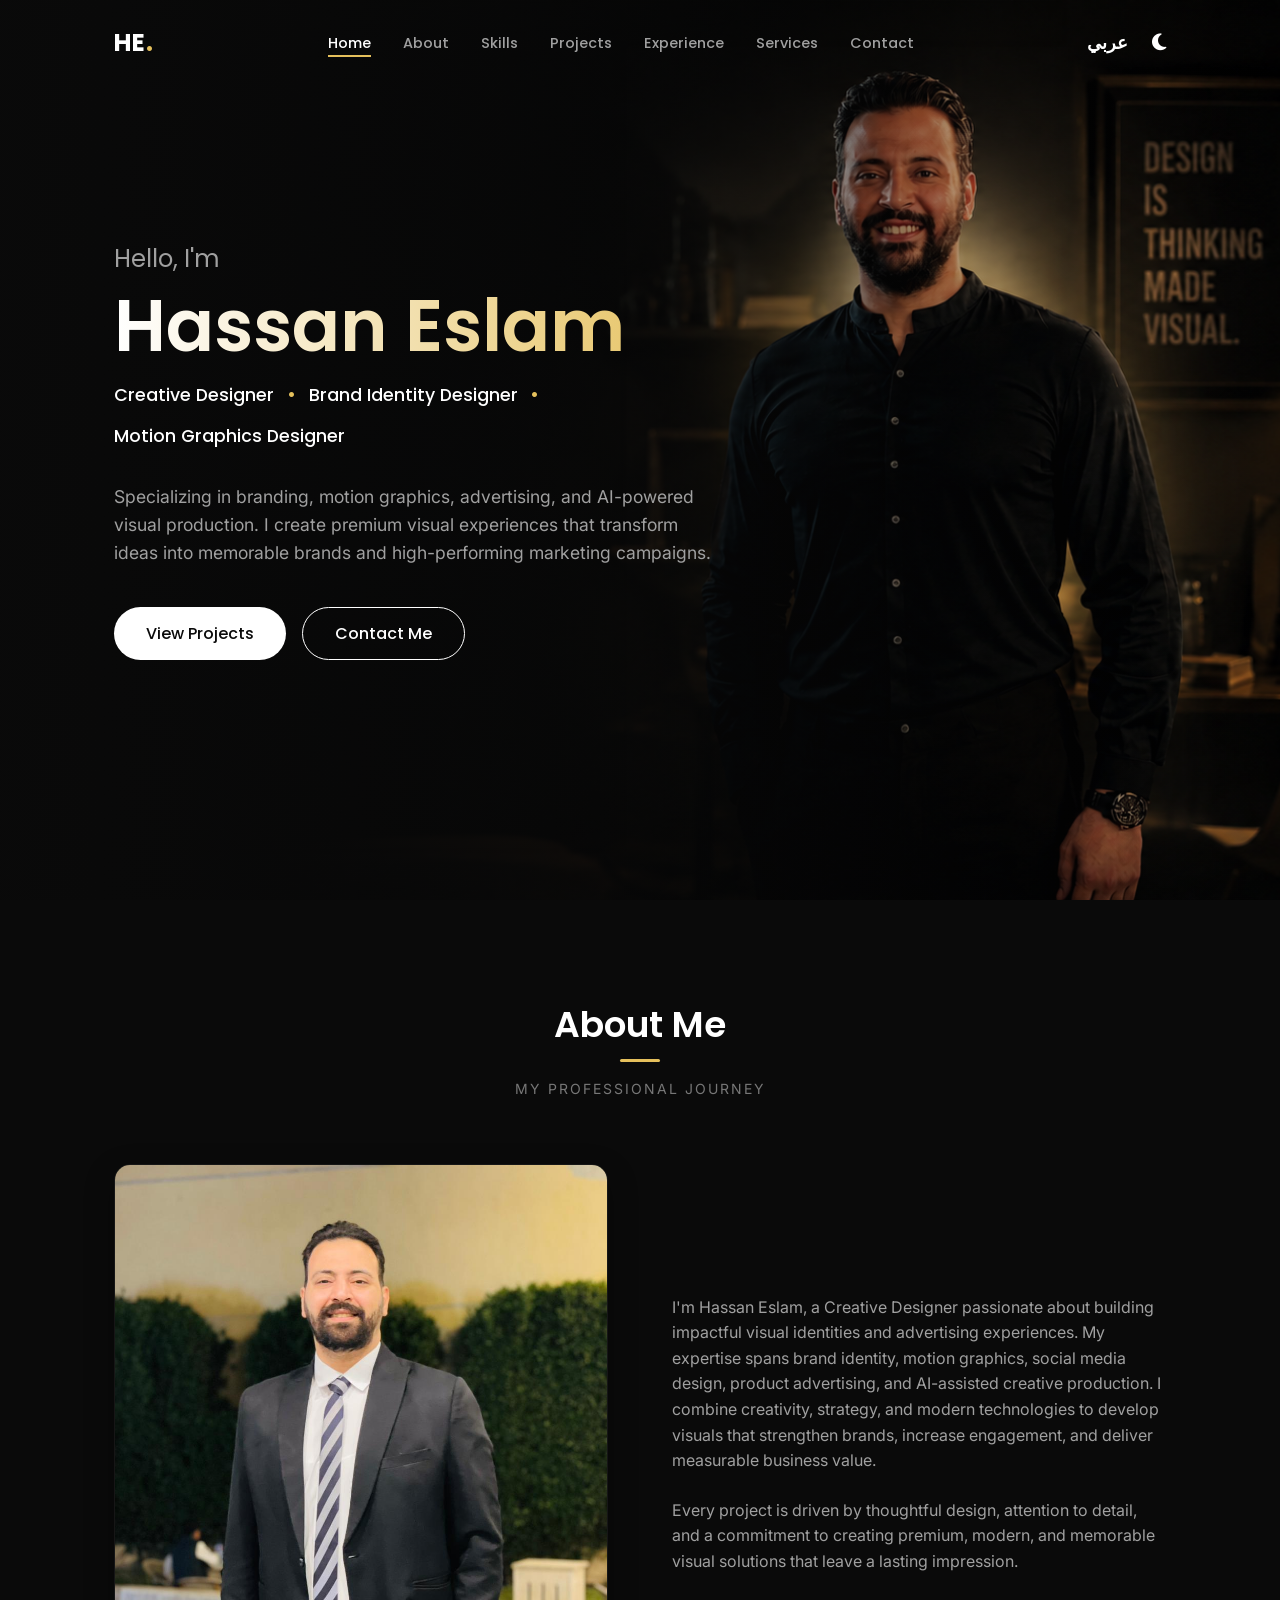
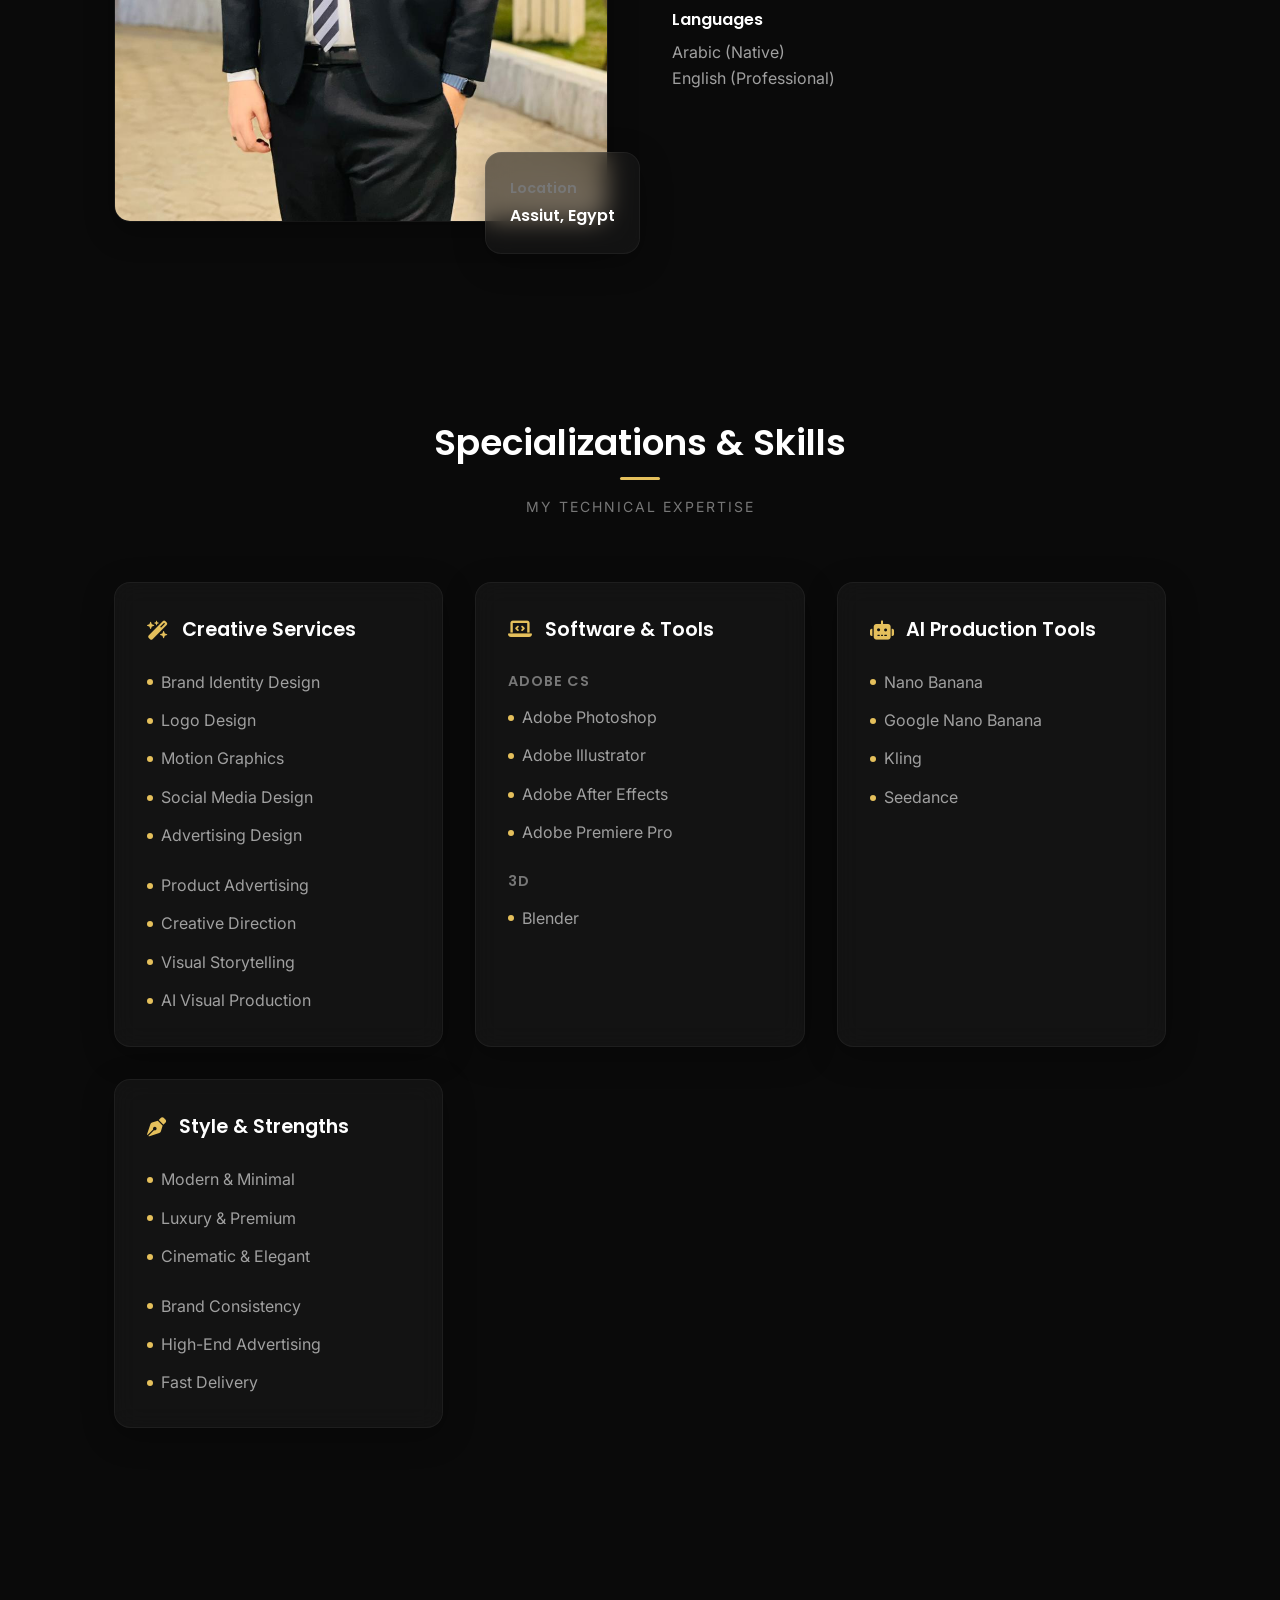
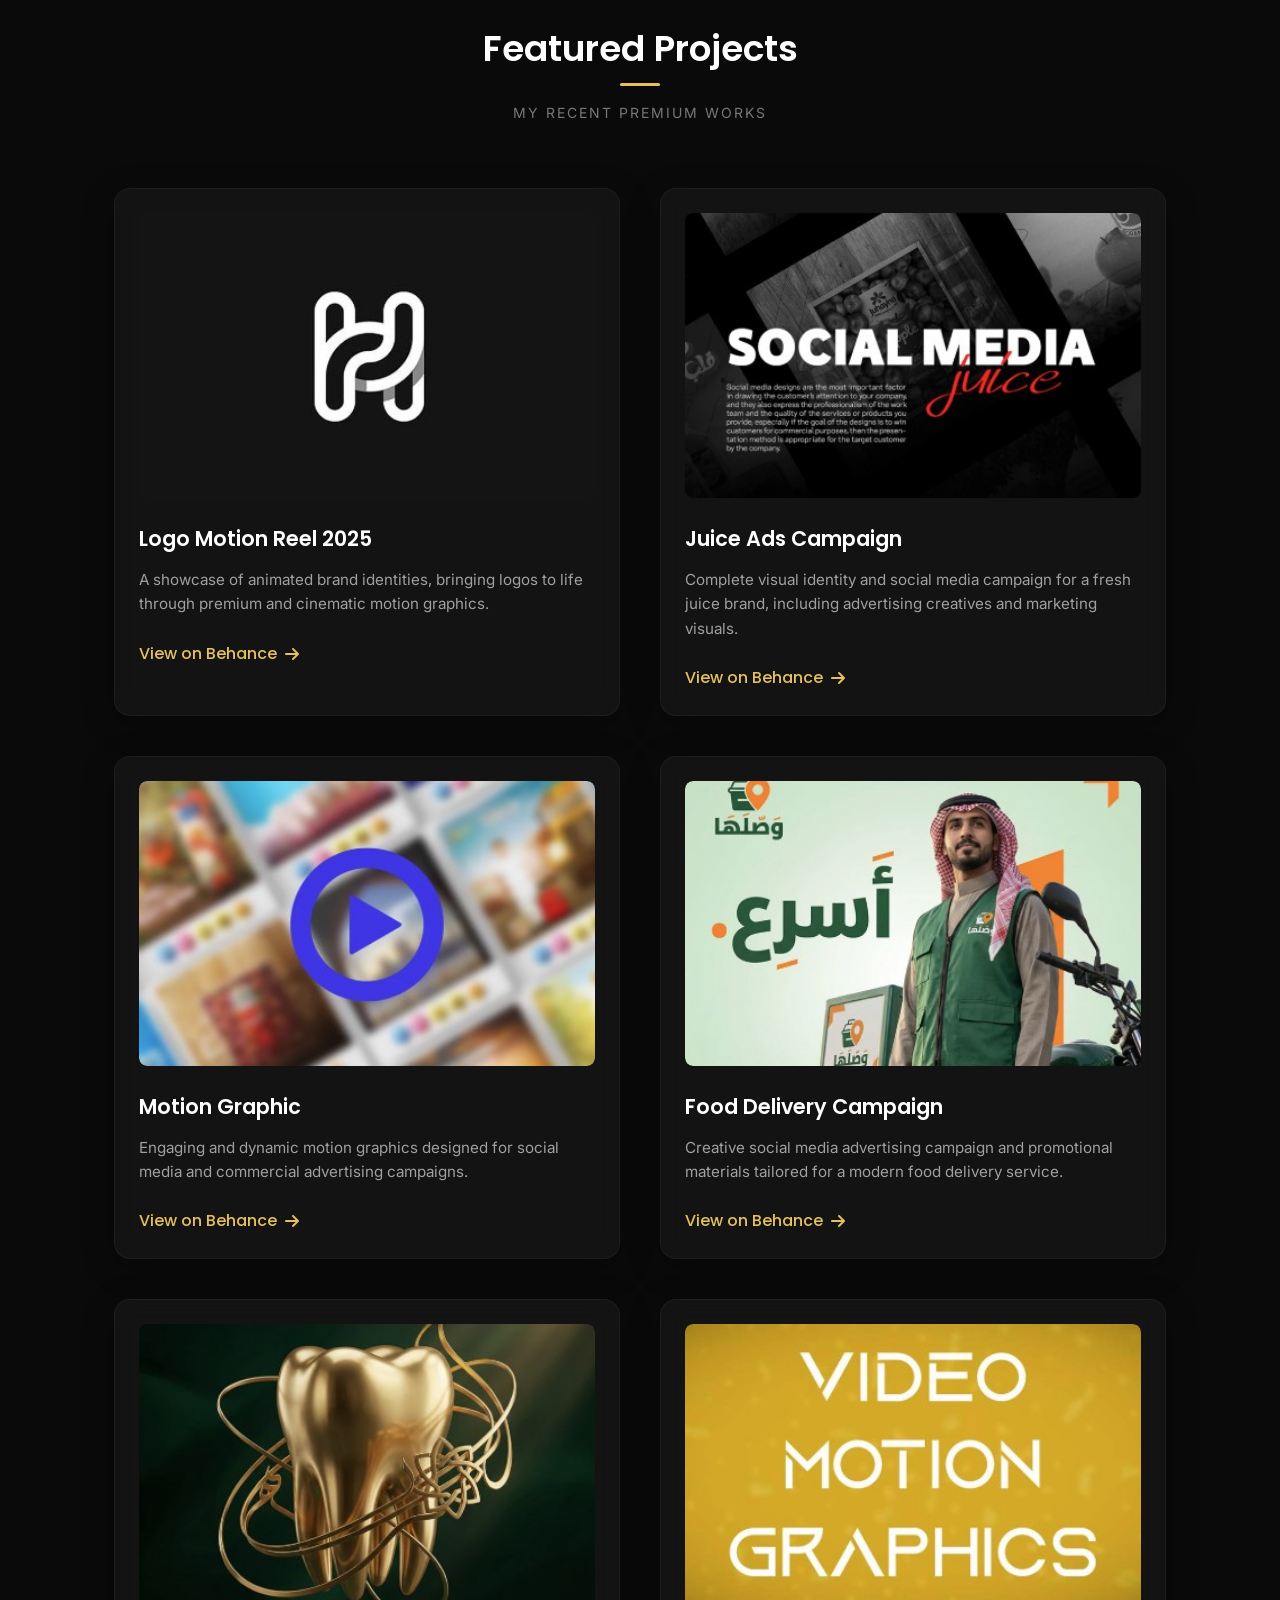
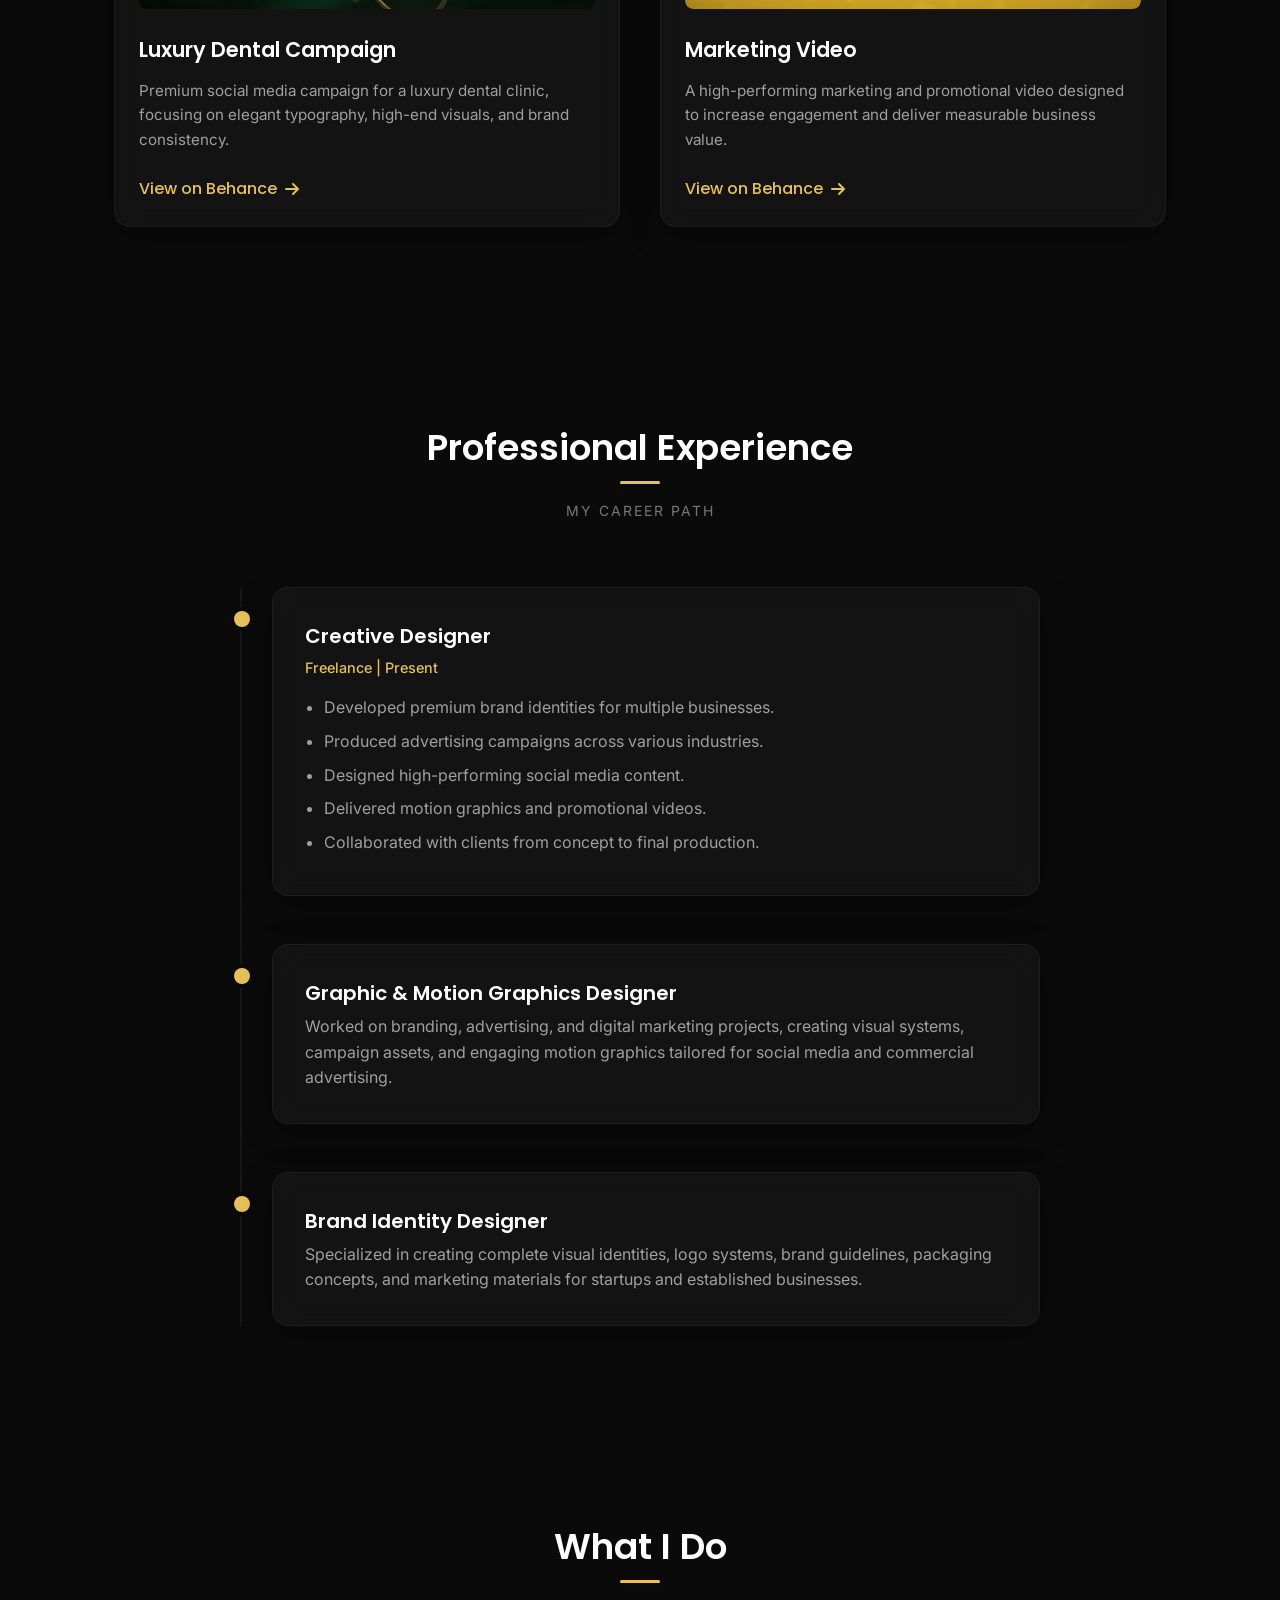
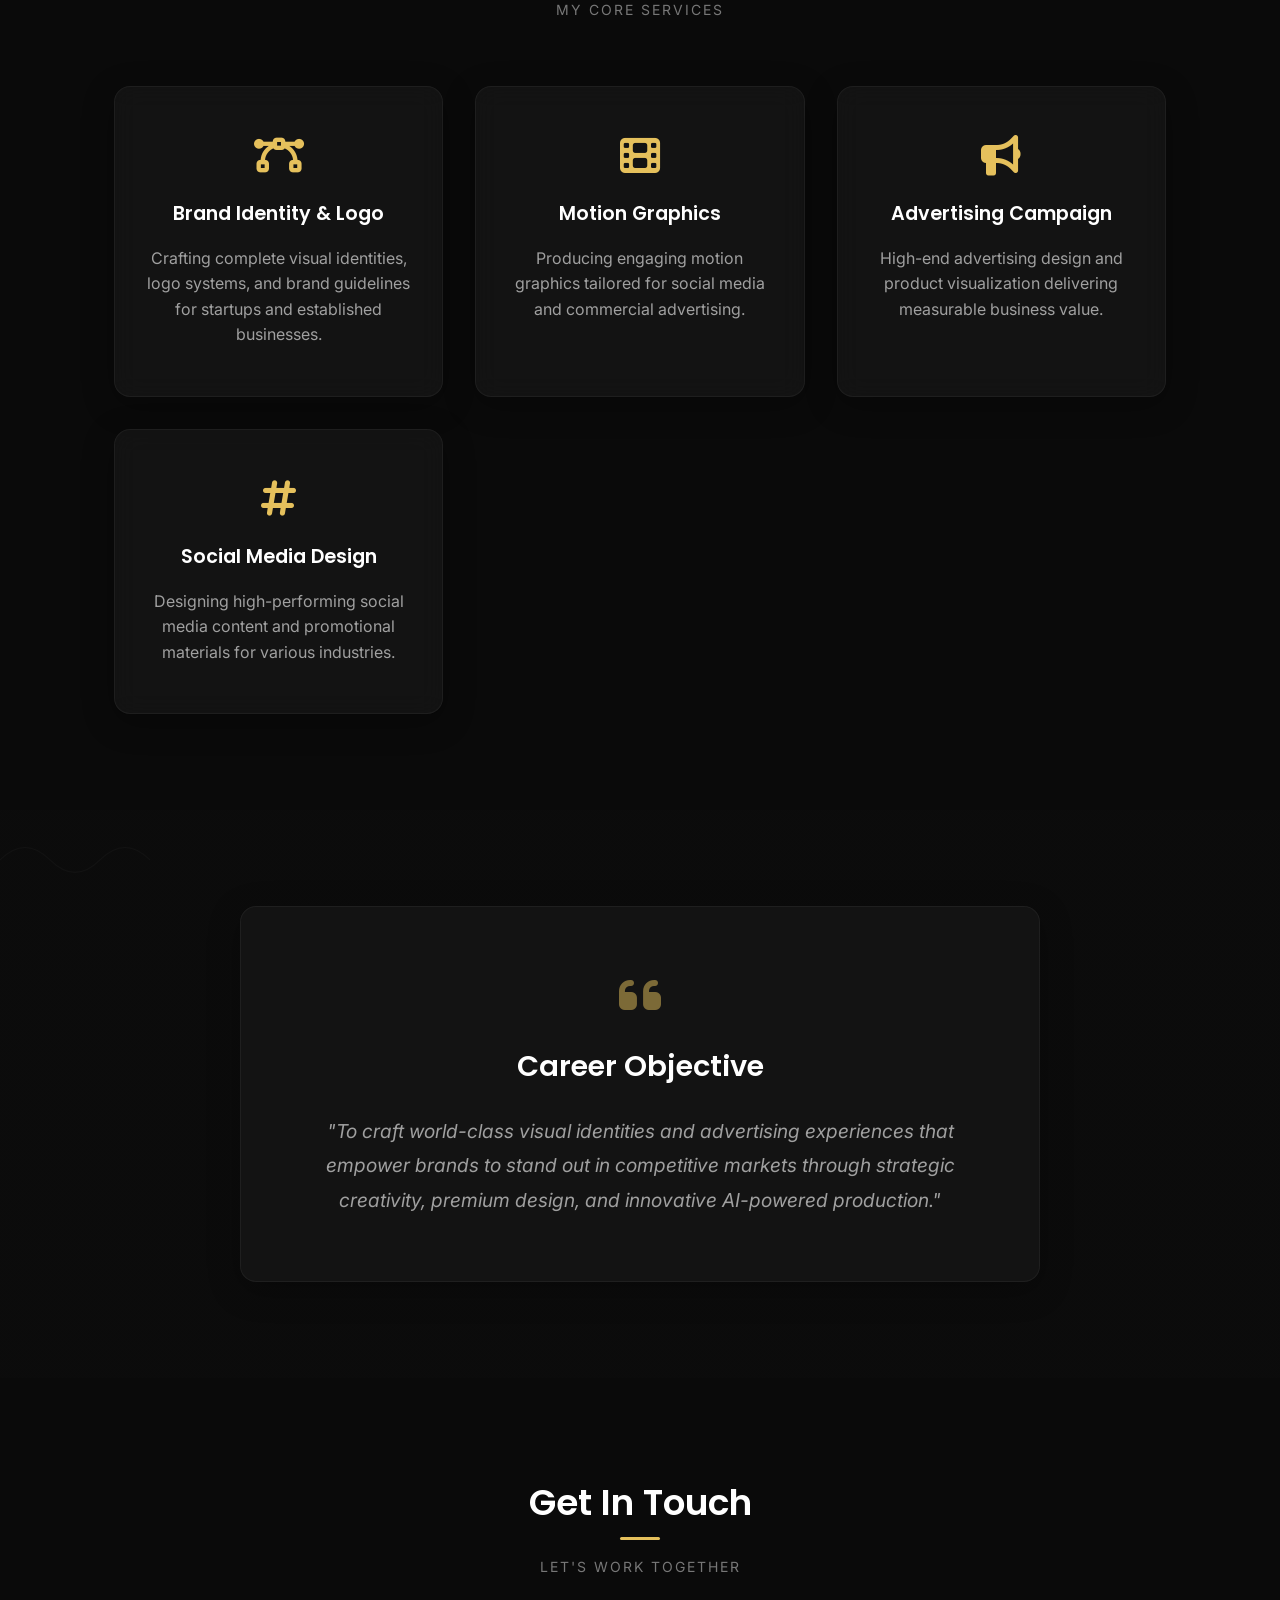
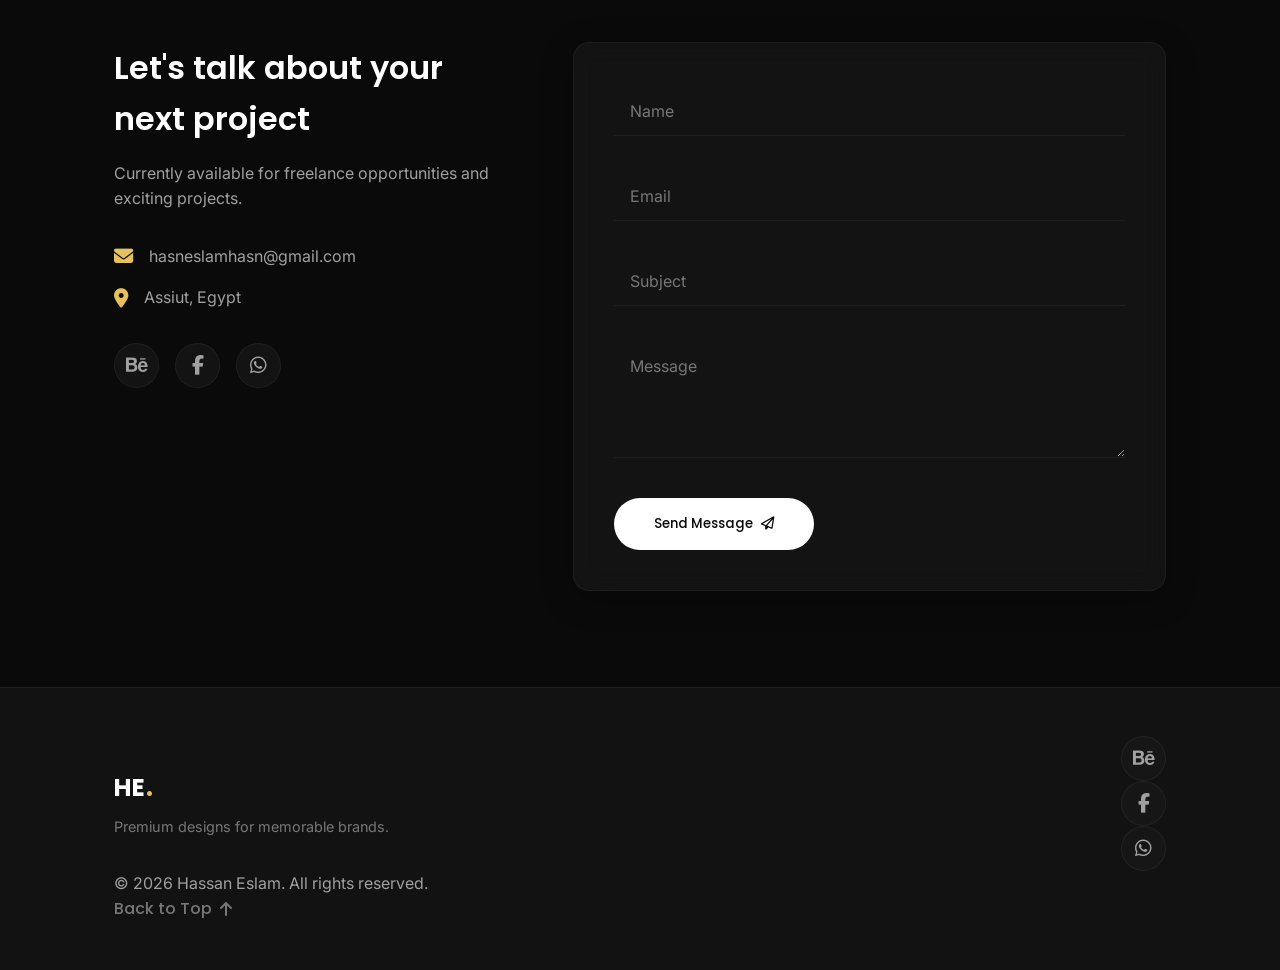
<file: index.html>
<!DOCTYPE html>
<html lang="en">
<head>
    <meta charset="UTF-8">
    <meta name="viewport" content="width=device-width, initial-scale=1.0">
    <title>Hassan Eslam | Premium Creative Designer</title>
    <meta name="description" content="Portfolio of Hassan Eslam, Creative Designer specializing in branding, motion graphics, advertising, and AI-powered visual production.">
    
    <!-- Google Fonts: Inter & Poppins -->
    <link rel="preconnect" href="https://fonts.googleapis.com">
    <link rel="preconnect" href="https://fonts.gstatic.com" crossorigin>
    <link href="https://fonts.googleapis.com/css2?family=Inter:wght@300;400;500;600&family=Poppins:wght@400;500;600;700&display=swap" rel="stylesheet">
    
    <!-- FontAwesome -->
    <link rel="stylesheet" href="https://cdnjs.cloudflare.com/ajax/libs/font-awesome/6.4.0/css/all.min.css">
    
    <!-- Custom CSS -->
    <link rel="stylesheet" href="css/style.css">
</head>
<body class="dark-theme">

    <!-- Navigation -->
    <header class="header" id="header">
        <nav class="navbar container">
            <a href="#hero" class="logo">HE<span>.</span></a>
            <div class="nav-menu" id="nav-menu">
                <ul class="nav-list">
                    <li class="nav-item"><a href="#hero" class="nav-link active">Home</a></li>
                    <li class="nav-item"><a href="#about" class="nav-link">About</a></li>
                    <li class="nav-item"><a href="#skills" class="nav-link">Skills</a></li>
                    <li class="nav-item"><a href="#projects" class="nav-link">Projects</a></li>
                    <li class="nav-item"><a href="#experience" class="nav-link">Experience</a></li>
                    <li class="nav-item"><a href="#services" class="nav-link">Services</a></li>
                    <li class="nav-item"><a href="#contact" class="nav-link">Contact</a></li>
                </ul>
            </div>
            <div class="nav-controls">
                <a href="index-ar.html" class="lang-toggle" aria-label="Switch to Arabic" style="color: var(--title-color); font-size: 1.1rem; margin-right: 0.5rem; text-decoration: none; font-weight: 600; font-family: var(--title-font); transition: color var(--transition-fast);" onmouseover="this.style.color='var(--accent-color)'" onmouseout="this.style.color='var(--title-color)'">عربي</a>
                <button class="theme-toggle" id="theme-toggle" aria-label="Toggle Theme">
                    <i class="fa-solid fa-moon"></i>
                </button>
                <button class="nav-toggle" id="nav-toggle" aria-label="Toggle Menu">
                    <i class="fa-solid fa-bars"></i>
                </button>
            </div>
        </nav>
    </header>

    <main>
        <!-- Hero Section -->
        <section class="hero section" id="hero">
            <div class="hero-bg">
                <div class="glow-orb orb-1"></div>
                <div class="glow-orb orb-2"></div>
            </div>
            <div class="container hero-container">
                <div class="hero-content fade-up">
                    <h2 class="hero-subtitle">Hello, I'm</h2>
                    <h1 class="hero-title">Hassan Eslam</h1>
                    <div class="hero-titles">
                        <span class="typewriter">Creative Designer</span>
                        <span class="dot">•</span>
                        <span>Brand Identity Designer</span>
                        <span class="dot">•</span>
                        <span>Motion Graphics Designer</span>
                    </div>
                    <p class="hero-description">
                        Specializing in branding, motion graphics, advertising, and AI-powered visual production. I create premium visual experiences that transform ideas into memorable brands and high-performing marketing campaigns.
                    </p>
                    <div class="hero-buttons">
                        <a href="#projects" class="btn btn-primary">View Projects</a>
                        <a href="#contact" class="btn btn-secondary">Contact Me</a>
                    </div>
                </div>
            </div>
        </section>

        <!-- About Section -->
        <section class="about section" id="about">
            <div class="container">
                <div class="section-title-wrap fade-up">
                    <h2 class="section-title">About Me</h2>
                    <span class="section-subtitle">My professional journey</span>
                </div>
                <div class="about-container grid fade-up">
                    <div class="about-image-wrapper">
                        <!-- Profile photo -->
                        <img src="img/profile.jpg" alt="Hassan Eslam" style="width: 100%; height: auto; border-radius: var(--radius-md); box-shadow: 0 10px 30px rgba(0,0,0,0.3); border: 1px solid var(--glass-border); display: block;">
                        <div class="about-card">
                            <div class="card-info">
                                <h3>Location</h3>
                                <p>Assiut, Egypt</p>
                            </div>
                        </div>
                    </div>
                    <div class="about-data">
                        <p class="about-description">
                            I'm Hassan Eslam, a Creative Designer passionate about building impactful visual identities and advertising experiences. My expertise spans brand identity, motion graphics, social media design, product advertising, and AI-assisted creative production. I combine creativity, strategy, and modern technologies to develop visuals that strengthen brands, increase engagement, and deliver measurable business value.
                        </p>
                        <p class="about-description">
                            Every project is driven by thoughtful design, attention to detail, and a commitment to creating premium, modern, and memorable visual solutions that leave a lasting impression.
                        </p>
                        <div class="about-info grid">
                            <div class="info-box">
                                <h3 class="info-title">Languages</h3>
                                <span class="info-subtitle">Arabic (Native)<br>English (Professional)</span>
                            </div>
                        </div>
                    </div>
                </div>
            </div>
        </section>

        <!-- Skills Section -->
        <section class="skills section" id="skills">
            <div class="container">
                <div class="section-title-wrap fade-up">
                    <h2 class="section-title">Specializations & Skills</h2>
                    <span class="section-subtitle">My technical expertise</span>
                </div>
                
                <div class="skills-container grid">
                    
                    <!-- Creative Services -->
                    <div class="skills-content glass-card fade-up">
                        <h3 class="skills-title"><i class="fa-solid fa-wand-magic-sparkles"></i> Creative Services</h3>
                        <div class="skills-box">
                            <div class="skills-group">
                                <span>Brand Identity Design</span>
                                <span>Logo Design</span>
                                <span>Motion Graphics</span>
                                <span>Social Media Design</span>
                                <span>Advertising Design</span>
                            </div>
                            <div class="skills-group">
                                <span>Product Advertising</span>
                                <span>Creative Direction</span>
                                <span>Visual Storytelling</span>
                                <span>AI Visual Production</span>
                            </div>
                        </div>
                    </div>

                    <!-- Software -->
                    <div class="skills-content glass-card fade-up" style="transition-delay: 100ms;">
                        <h3 class="skills-title"><i class="fa-solid fa-laptop-code"></i> Software & Tools</h3>
                        <div class="skills-box">
                            <div class="skills-group">
                                <h4 class="skills-subtitle">Adobe CS</h4>
                                <span>Adobe Photoshop</span>
                                <span>Adobe Illustrator</span>
                                <span>Adobe After Effects</span>
                                <span>Adobe Premiere Pro</span>
                            </div>
                            <div class="skills-group">
                                <h4 class="skills-subtitle">3D</h4>
                                <span>Blender</span>
                            </div>
                        </div>
                    </div>

                    <!-- AI Tools -->
                    <div class="skills-content glass-card fade-up" style="transition-delay: 200ms;">
                        <h3 class="skills-title"><i class="fa-solid fa-robot"></i> AI Production Tools</h3>
                        <div class="skills-box">
                            <div class="skills-group">
                                <span>Nano Banana</span>
                                <span>Google Nano Banana</span>
                                <span>Kling</span>
                                <span>Seedance</span>
                            </div>
                        </div>
                    </div>

                    <!-- Design Style & Core Strengths -->
                    <div class="skills-content glass-card fade-up" style="transition-delay: 300ms;">
                        <h3 class="skills-title"><i class="fa-solid fa-pen-nib"></i> Style & Strengths</h3>
                        <div class="skills-box">
                            <div class="skills-group">
                                <span>Modern & Minimal</span>
                                <span>Luxury & Premium</span>
                                <span>Cinematic & Elegant</span>
                            </div>
                            <div class="skills-group">
                                <span>Brand Consistency</span>
                                <span>High-End Advertising</span>
                                <span>Fast Delivery</span>
                            </div>
                        </div>
                    </div>

                </div>
            </div>
        </section>

        <!-- Projects Section -->
        <section class="projects section" id="projects">
            <div class="container">
                <div class="section-title-wrap fade-up">
                    <h2 class="section-title">Featured Projects</h2>
                    <span class="section-subtitle">My recent premium works</span>
                </div>

                <div class="projects-container grid">
                    
                    <!-- Project 1 -->
                    <div class="project-card glass-card fade-up">
                        <div class="project-img-wrapper">
                            <img src="img/Logo Motion Reel 2025.jpg" alt="Logo Motion Reel 2025" style="width: 100%; aspect-ratio: 16/10; object-fit: cover; display: block; border-radius: var(--radius-sm);">
                        </div>
                        <div class="project-content">
                            <h3 class="project-title">Logo Motion Reel 2025</h3>
                            <p class="project-description">A showcase of animated brand identities, bringing logos to life through premium and cinematic motion graphics.</p>
                            <a href="https://www.behance.net/gallery/232436101/Logo-Motion-Reel-2025-Animated-Brand-Identities" target="_blank" class="btn-link">View on Behance <i class="fa-solid fa-arrow-right"></i></a>
                        </div>
                    </div>

                    <!-- Project 2 -->
                    <div class="project-card glass-card fade-up" style="transition-delay: 100ms;">
                        <div class="project-img-wrapper">
                            <img src="img/Juice Ads Campaign.jpg" alt="Juice Ads Campaign" style="width: 100%; aspect-ratio: 16/10; object-fit: cover; display: block; border-radius: var(--radius-sm);">
                        </div>
                        <div class="project-content">
                            <h3 class="project-title">Juice Ads Campaign</h3>
                            <p class="project-description">Complete visual identity and social media campaign for a fresh juice brand, including advertising creatives and marketing visuals.</p>
                            <a href="https://www.behance.net/gallery/160257979/Juice-Ads-Campaign" target="_blank" class="btn-link">View on Behance <i class="fa-solid fa-arrow-right"></i></a>
                        </div>
                    </div>

                    <!-- Project 3 -->
                    <div class="project-card glass-card fade-up" style="transition-delay: 200ms;">
                        <div class="project-img-wrapper">
                            <img src="img/Motion Graphic.jpg" alt="Motion Graphic" style="width: 100%; aspect-ratio: 16/10; object-fit: cover; display: block; border-radius: var(--radius-sm);">
                        </div>
                        <div class="project-content">
                            <h3 class="project-title">Motion Graphic</h3>
                            <p class="project-description">Engaging and dynamic motion graphics designed for social media and commercial advertising campaigns.</p>
                            <a href="https://www.behance.net/gallery/173491673/Motion-Graphic-" target="_blank" class="btn-link">View on Behance <i class="fa-solid fa-arrow-right"></i></a>
                        </div>
                    </div>

                    <!-- Project 4 -->
                    <div class="project-card glass-card fade-up" style="transition-delay: 300ms;">
                        <div class="project-img-wrapper">
                            <img src="img/Food Delivery Campaign.jpg" alt="Food Delivery Campaign" style="width: 100%; aspect-ratio: 16/10; object-fit: cover; display: block; border-radius: var(--radius-sm);">
                        </div>
                        <div class="project-content">
                            <h3 class="project-title">Food Delivery Campaign</h3>
                            <p class="project-description">Creative social media advertising campaign and promotional materials tailored for a modern food delivery service.</p>
                            <a href="https://www.behance.net/gallery/244156813/-Food-Delivery-Campaign" target="_blank" class="btn-link">View on Behance <i class="fa-solid fa-arrow-right"></i></a>
                        </div>
                    </div>

                    <!-- Project 5 -->
                    <div class="project-card glass-card fade-up">
                        <div class="project-img-wrapper">
                            <img src="img/Luxury Dental Campaign.jpg" alt="Luxury Dental Campaign" style="width: 100%; aspect-ratio: 16/10; object-fit: cover; display: block; border-radius: var(--radius-sm);">
                        </div>
                        <div class="project-content">
                            <h3 class="project-title">Luxury Dental Campaign</h3>
                            <p class="project-description">Premium social media campaign for a luxury dental clinic, focusing on elegant typography, high-end visuals, and brand consistency.</p>
                            <a href="https://www.behance.net/gallery/247586163/Luxury-Dental-Social-Media-Campaign" target="_blank" class="btn-link">View on Behance <i class="fa-solid fa-arrow-right"></i></a>
                        </div>
                    </div>

                    <!-- Project 6 -->
                    <div class="project-card glass-card fade-up" style="transition-delay: 100ms;">
                        <div class="project-img-wrapper">
                            <img src="img/Marketing Video.jpg" alt="Marketing Video" style="width: 100%; aspect-ratio: 16/10; object-fit: cover; display: block; border-radius: var(--radius-sm);">
                        </div>
                        <div class="project-content">
                            <h3 class="project-title">Marketing Video</h3>
                            <p class="project-description">A high-performing marketing and promotional video designed to increase engagement and deliver measurable business value.</p>
                            <a href="https://www.behance.net/gallery/147901493/Marketing-video" target="_blank" class="btn-link">View on Behance <i class="fa-solid fa-arrow-right"></i></a>
                        </div>
                    </div>

                </div>
            </div>
        </section>

        <!-- Experience Section -->
        <section class="experience section" id="experience">
            <div class="container">
                <div class="section-title-wrap fade-up">
                    <h2 class="section-title">Professional Experience</h2>
                    <span class="section-subtitle">My career path</span>
                </div>

                <div class="experience-container fade-up">
                    <div class="timeline">
                        <!-- Experience 1 -->
                        <div class="timeline-item">
                            <div class="timeline-dot"></div>
                            <div class="timeline-content glass-card">
                                <h3 class="timeline-title">Creative Designer</h3>
                                <span class="timeline-subtitle">Freelance | Present</span>
                                <ul class="timeline-list">
                                    <li>Developed premium brand identities for multiple businesses.</li>
                                    <li>Produced advertising campaigns across various industries.</li>
                                    <li>Designed high-performing social media content.</li>
                                    <li>Delivered motion graphics and promotional videos.</li>
                                    <li>Collaborated with clients from concept to final production.</li>
                                </ul>
                            </div>
                        </div>

                        <!-- Experience 2 -->
                        <div class="timeline-item">
                            <div class="timeline-dot"></div>
                            <div class="timeline-content glass-card">
                                <h3 class="timeline-title">Graphic & Motion Graphics Designer</h3>
                                <p class="timeline-text">Worked on branding, advertising, and digital marketing projects, creating visual systems, campaign assets, and engaging motion graphics tailored for social media and commercial advertising.</p>
                            </div>
                        </div>

                        <!-- Experience 3 -->
                        <div class="timeline-item">
                            <div class="timeline-dot"></div>
                            <div class="timeline-content glass-card">
                                <h3 class="timeline-title">Brand Identity Designer</h3>
                                <p class="timeline-text">Specialized in creating complete visual identities, logo systems, brand guidelines, packaging concepts, and marketing materials for startups and established businesses.</p>
                            </div>
                        </div>
                    </div>
                </div>
            </div>
        </section>

        <!-- Services Section -->
        <section class="services section" id="services">
            <div class="container">
                <div class="section-title-wrap fade-up">
                    <h2 class="section-title">What I Do</h2>
                    <span class="section-subtitle">My core services</span>
                </div>

                <div class="services-container grid">
                    <div class="service-card glass-card fade-up">
                        <i class="fa-solid fa-bezier-curve service-icon"></i>
                        <h3 class="service-title">Brand Identity & Logo</h3>
                        <p class="service-description">Crafting complete visual identities, logo systems, and brand guidelines for startups and established businesses.</p>
                    </div>

                    <div class="service-card glass-card fade-up" style="transition-delay: 100ms;">
                        <i class="fa-solid fa-film service-icon"></i>
                        <h3 class="service-title">Motion Graphics</h3>
                        <p class="service-description">Producing engaging motion graphics tailored for social media and commercial advertising.</p>
                    </div>

                    <div class="service-card glass-card fade-up" style="transition-delay: 200ms;">
                        <i class="fa-solid fa-bullhorn service-icon"></i>
                        <h3 class="service-title">Advertising Campaign</h3>
                        <p class="service-description">High-end advertising design and product visualization delivering measurable business value.</p>
                    </div>

                    <div class="service-card glass-card fade-up" style="transition-delay: 300ms;">
                        <i class="fa-solid fa-hashtag service-icon"></i>
                        <h3 class="service-title">Social Media Design</h3>
                        <p class="service-description">Designing high-performing social media content and promotional materials for various industries.</p>
                    </div>
                </div>
            </div>
        </section>

        <!-- Career Objective -->
        <section class="objective section fade-up">
            <div class="objective-bg">
                <div class="container">
                    <div class="objective-content glass-card">
                        <i class="fa-solid fa-quote-left quote-icon"></i>
                        <h2 class="objective-title">Career Objective</h2>
                        <p class="objective-text">
                            "To craft world-class visual identities and advertising experiences that empower brands to stand out in competitive markets through strategic creativity, premium design, and innovative AI-powered production."
                        </p>
                    </div>
                </div>
            </div>
        </section>

        <!-- Contact Section -->
        <section class="contact section" id="contact">
            <div class="container">
                <div class="section-title-wrap fade-up">
                    <h2 class="section-title">Get In Touch</h2>
                    <span class="section-subtitle">Let's work together</span>
                </div>

                <div class="contact-container grid fade-up">
                    <div class="contact-info">
                        <h3 class="contact-title">Let's talk about your next project</h3>
                        <p class="contact-text">Currently available for freelance opportunities and exciting projects.</p>
                        
                        <div class="contact-details" style="margin-bottom: 2rem;">
                            <div style="display: flex; align-items: center; gap: 1rem; margin-bottom: 1rem; color: var(--text-color);">
                                <i class="fa-solid fa-envelope" style="color: var(--accent-color); font-size: 1.2rem;"></i>
                                <span>hasneslamhasn@gmail.com</span>
                            </div>
                            <div style="display: flex; align-items: center; gap: 1rem; color: var(--text-color);">
                                <i class="fa-solid fa-location-dot" style="color: var(--accent-color); font-size: 1.2rem;"></i>
                                <span>Assiut, Egypt</span>
                            </div>
                        </div>

                        <div class="contact-social">
                            <a href="https://www.behance.net/HassanEslam70" target="_blank" class="social-link" aria-label="Behance"><i class="fa-brands fa-behance"></i></a>
                            <a href="https://www.facebook.com/hassan.islam.352532" target="_blank" class="social-link" aria-label="Facebook"><i class="fa-brands fa-facebook-f"></i></a>
                            <a href="https://api.whatsapp.com/send?phone=201033879807&text=" target="_blank" class="social-link" aria-label="WhatsApp"><i class="fa-brands fa-whatsapp"></i></a>
                        </div>
                    </div>

                    <form action="" class="contact-form glass-card" id="contact-form">
                        <div class="form-group">
                            <div class="form-input-group">
                                <input type="text" id="name" required class="form-input" placeholder=" ">
                                <label for="name" class="form-label">Name</label>
                            </div>
                        </div>
                        <div class="form-group">
                            <div class="form-input-group">
                                <input type="email" id="email" required class="form-input" placeholder=" ">
                                <label for="email" class="form-label">Email</label>
                            </div>
                        </div>
                        <div class="form-group">
                            <div class="form-input-group">
                                <input type="text" id="subject" required class="form-input" placeholder=" ">
                                <label for="subject" class="form-label">Subject</label>
                            </div>
                        </div>
                        <div class="form-group">
                            <div class="form-input-group">
                                <textarea id="message" required class="form-input form-textarea" placeholder=" "></textarea>
                                <label for="message" class="form-label">Message</label>
                            </div>
                        </div>
                        <button type="submit" class="btn btn-primary btn-submit">
                            Send Message <i class="fa-regular fa-paper-plane"></i>
                        </button>
                    </form>
                </div>
            </div>
        </section>
    </main>

    <footer class="footer">
        <div class="container">
            <div class="footer-container">
                <div>
                    <a href="#" class="logo">HE<span>.</span></a>
                    <p style="margin-top: 0.5rem; color: var(--text-color-light); font-size: 0.9rem;">
                        Premium designs for memorable brands.
                    </p>
                </div>
                
                <div class="footer-social">
                    <a href="https://www.behance.net/HassanEslam70" target="_blank" class="social-link" aria-label="Behance"><i class="fa-brands fa-behance"></i></a>
                    <a href="https://www.facebook.com/hassan.islam.352532" target="_blank" class="social-link" aria-label="Facebook"><i class="fa-brands fa-facebook-f"></i></a>
                    <a href="https://api.whatsapp.com/send?phone=201033879807&text=" target="_blank" class="social-link" aria-label="WhatsApp"><i class="fa-brands fa-whatsapp"></i></a>
                </div>
            </div>
            
            <div class="footer-copy">
                &copy; <span id="year"></span> Hassan Eslam. All rights reserved.
            </div>
            <a href="#hero" class="scroll-top" aria-label="Scroll to top">
                Back to Top <i class="fa-solid fa-arrow-up"></i>
            </a>
        </div>
    </footer>

    <!-- Custom JS -->
    <script src="js/script.js"></script>
</body>
</html>
</file>
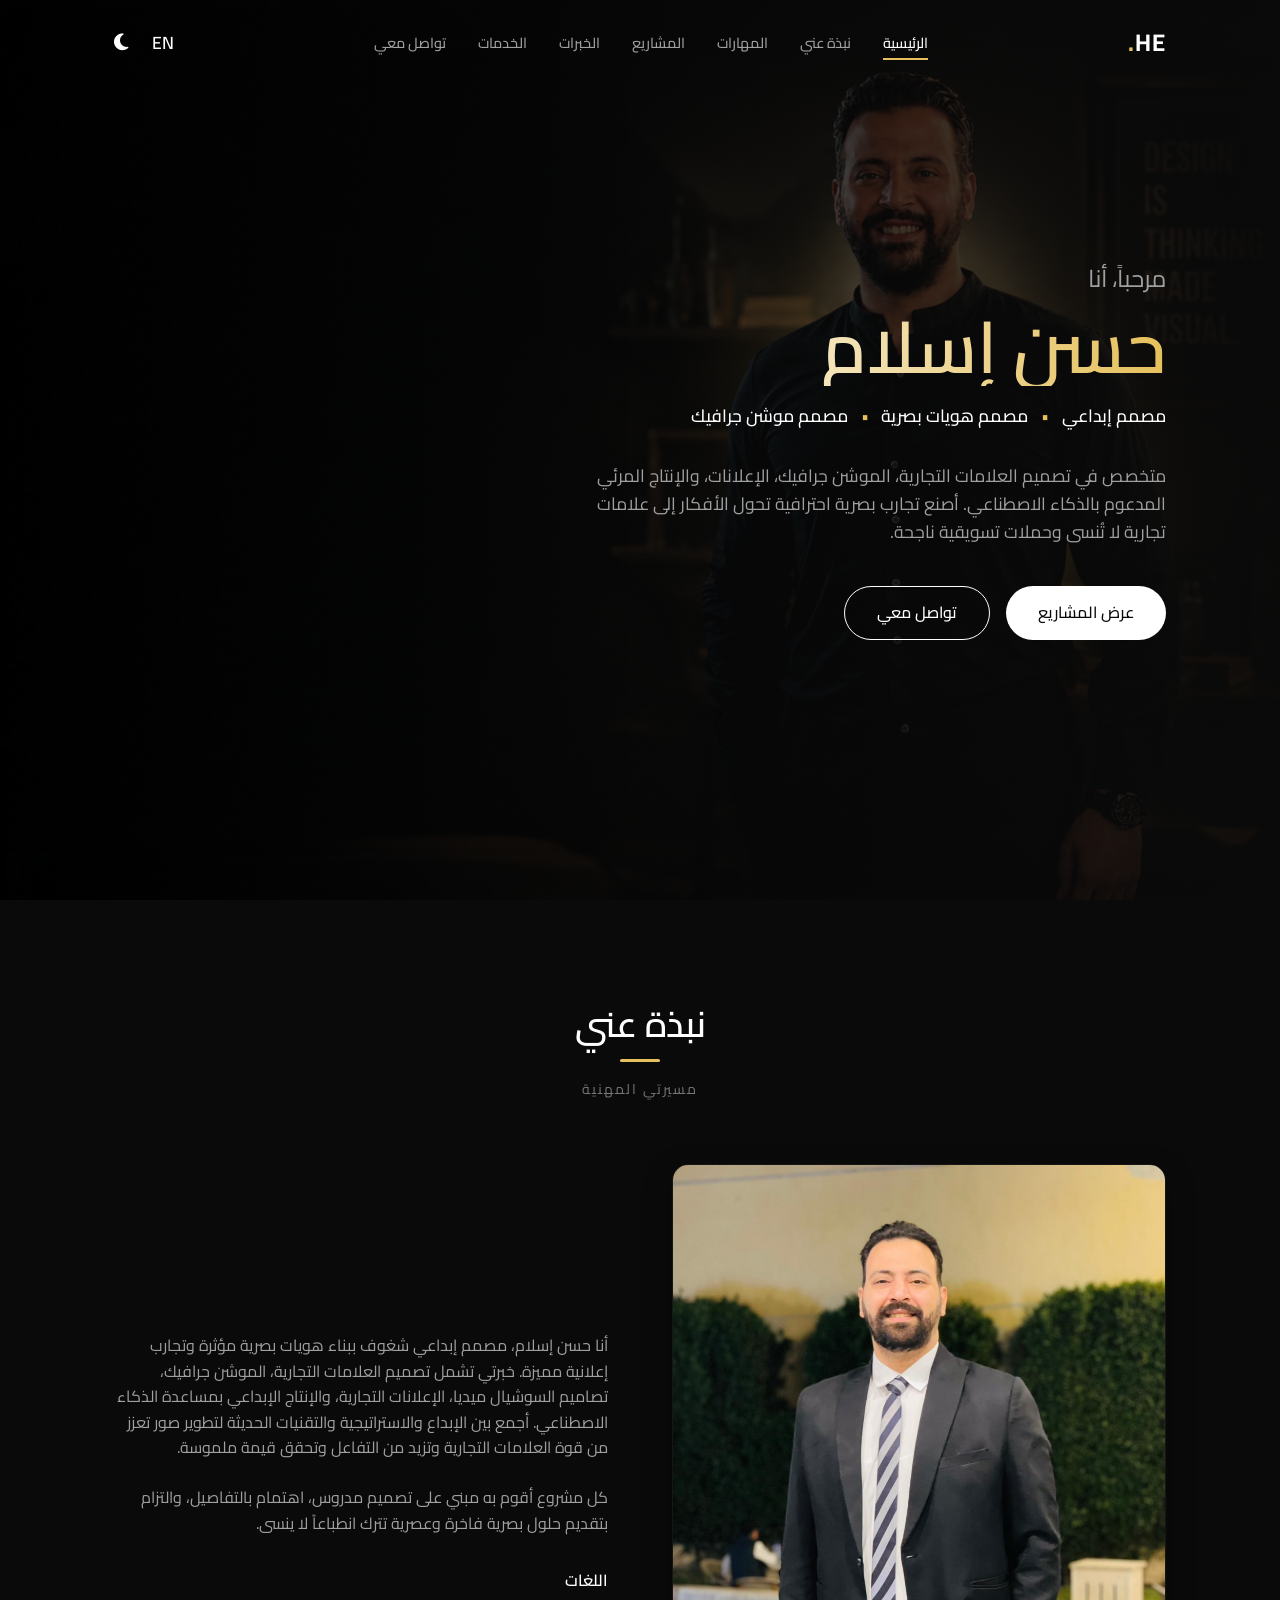
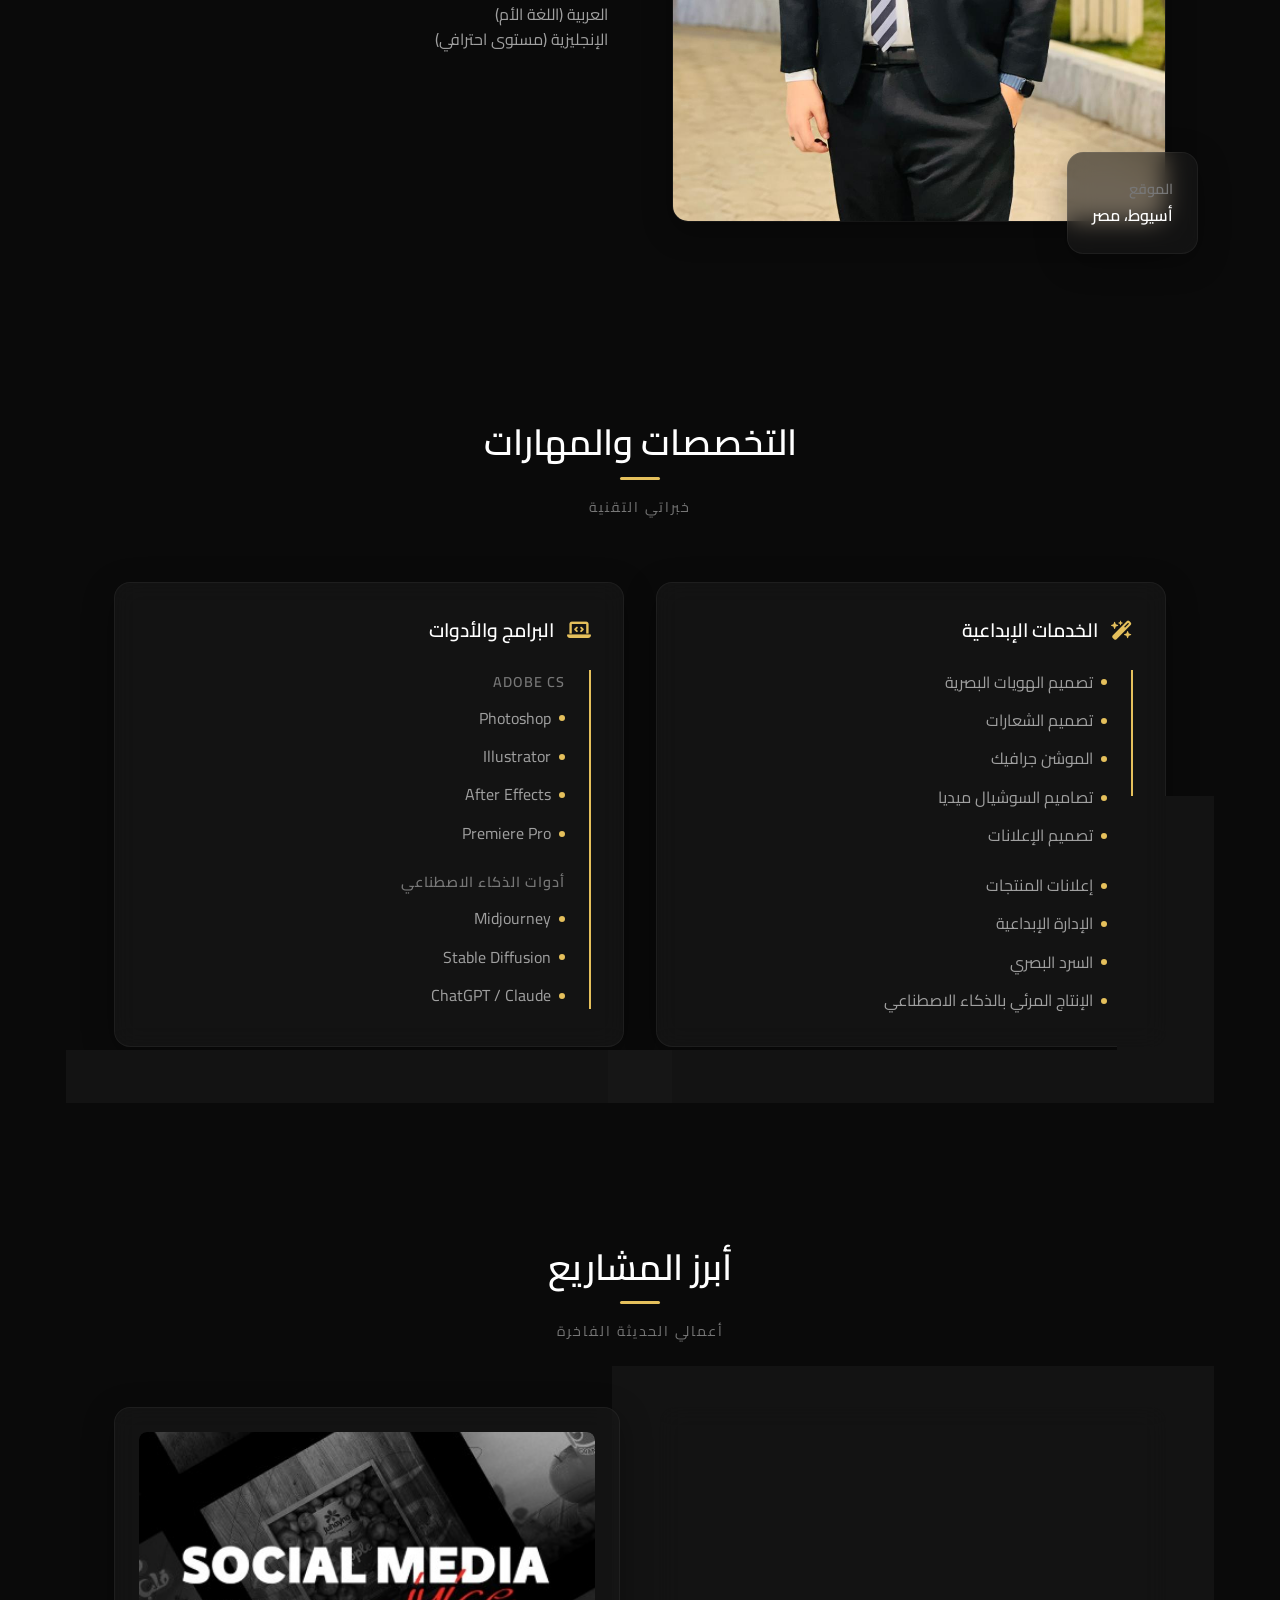
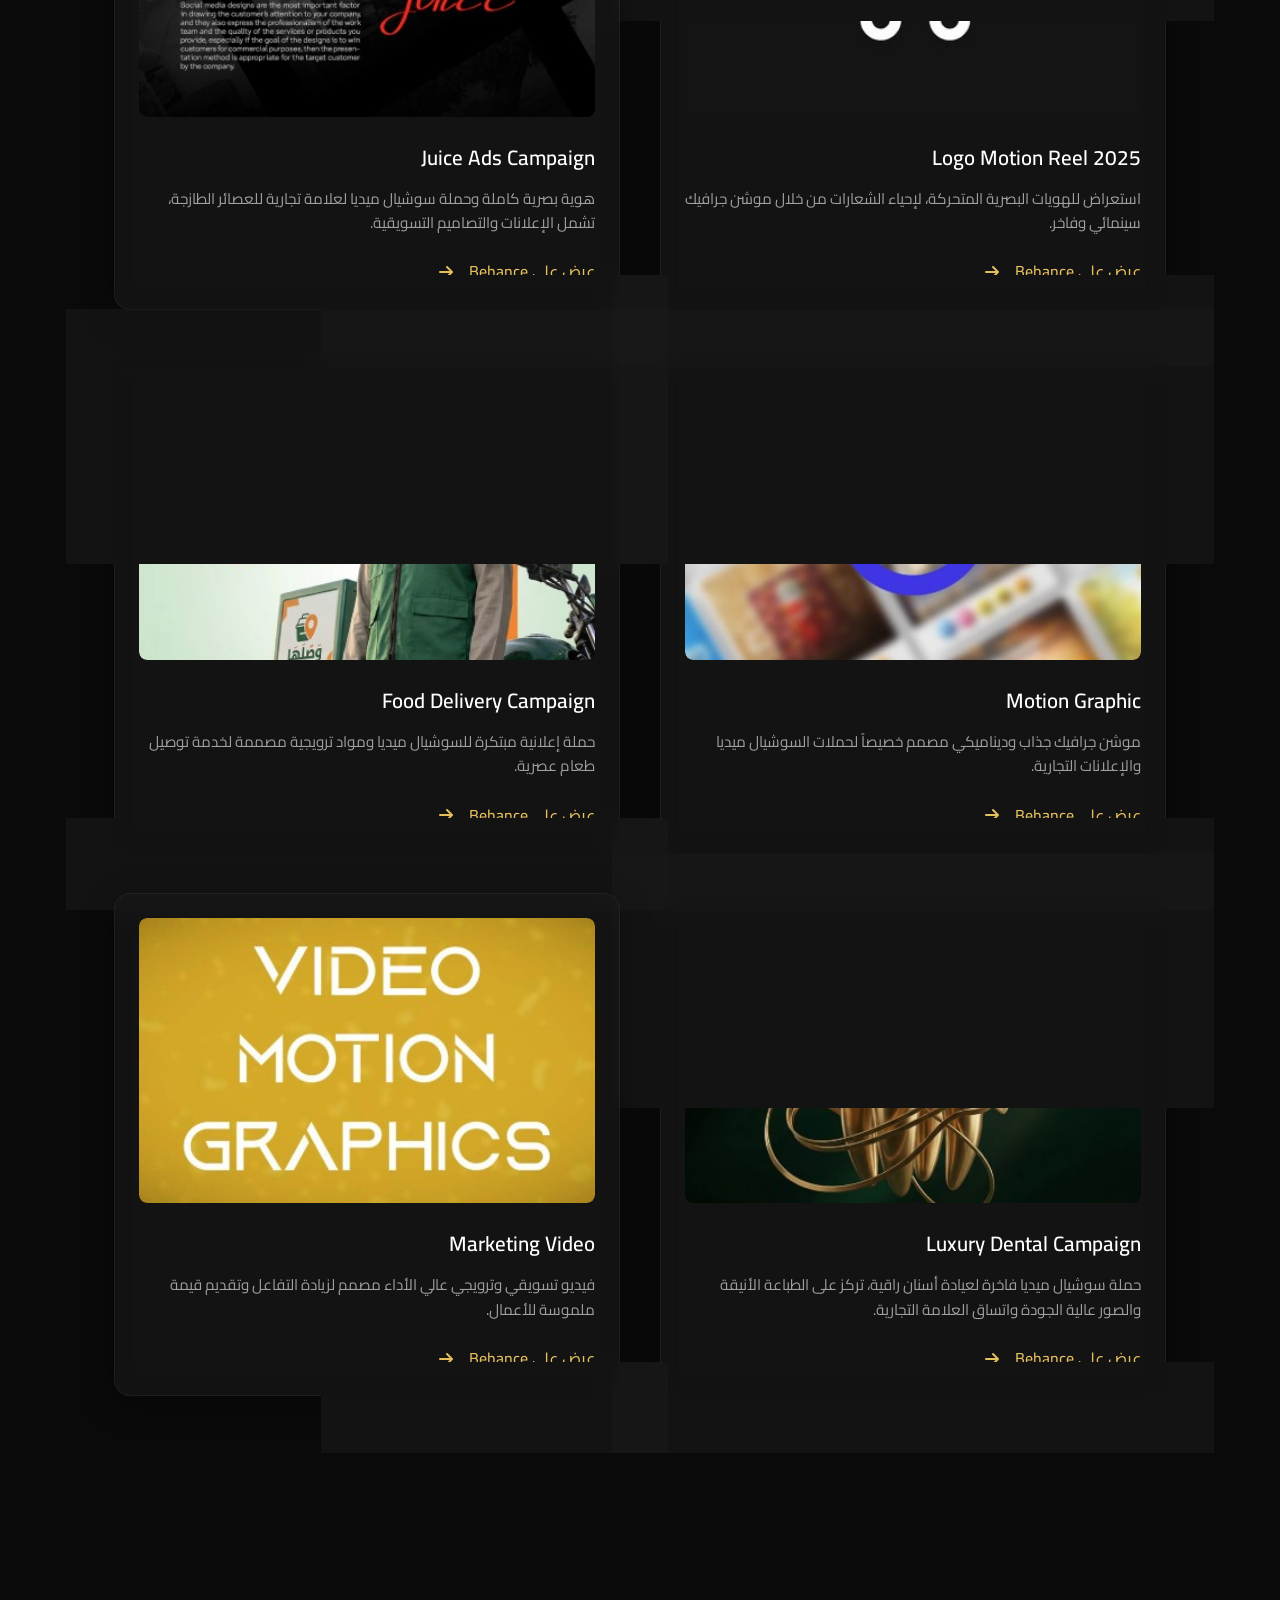
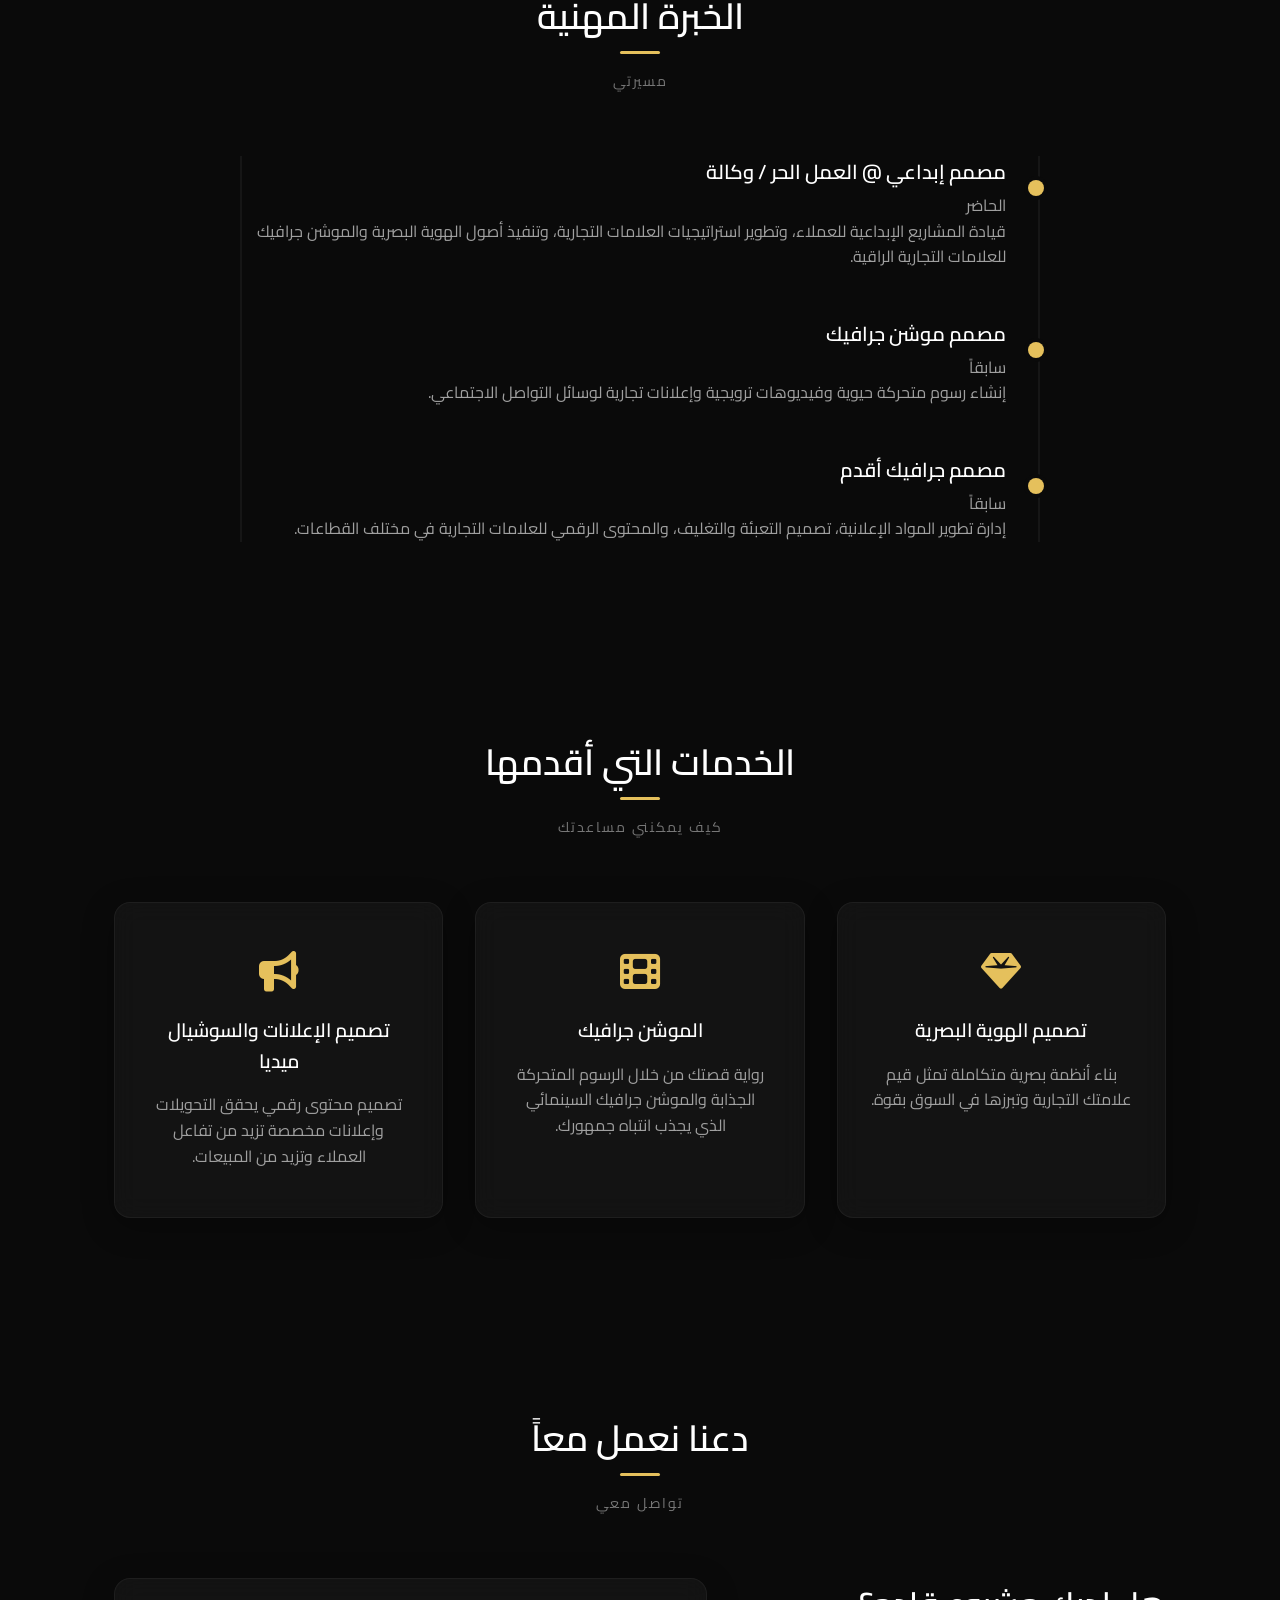
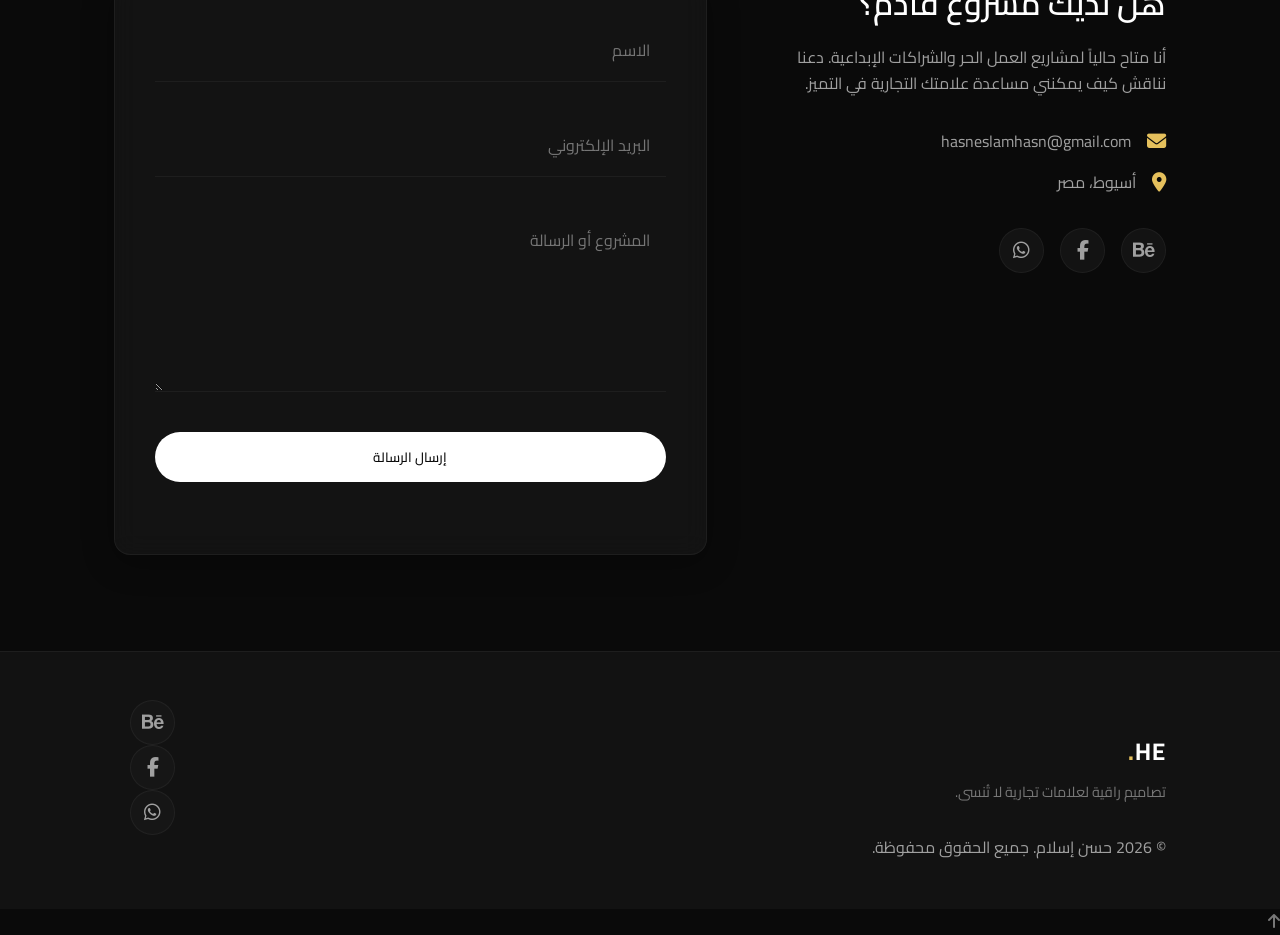
<file: index-ar.html>
<!DOCTYPE html>
<html lang="ar" dir="rtl">
<head>
    <meta charset="UTF-8">
    <meta name="viewport" content="width=device-width, initial-scale=1.0">
    <title>حسن إسلام | مصمم إبداعي محترف</title>
    <meta name="description" content="معرض أعمال حسن إسلام، مصمم إبداعي متخصص في العلامات التجارية، الموشن جرافيك، الإعلانات، والإنتاج المرئي بالذكاء الاصطناعي.">
    
    <!-- Google Fonts: Cairo -->
    <link rel="preconnect" href="https://fonts.googleapis.com">
    <link rel="preconnect" href="https://fonts.gstatic.com" crossorigin>
    <link href="https://fonts.googleapis.com/css2?family=Cairo:wght@300;400;500;600;700&display=swap" rel="stylesheet">
    
    <!-- FontAwesome -->
    <link rel="stylesheet" href="https://cdnjs.cloudflare.com/ajax/libs/font-awesome/6.4.0/css/all.min.css">
    
    <!-- Custom CSS -->
    <link rel="stylesheet" href="css/style.css">
    <style>
        :root {
            --body-font: 'Cairo', sans-serif;
            --title-font: 'Cairo', sans-serif;
        }
        /* RTL Adjustments */
        body { text-align: right; }
        .nav-list { padding-right: 0; }
        .hero-content { margin-left: auto; margin-right: 0; }
        .hero-titles { gap: 0.8rem; }
        .hero-bg::after { background: linear-gradient(to left, rgba(10, 10, 10, 0.95) 0%, rgba(10, 10, 10, 0.7) 40%, rgba(10, 10, 10, 0) 100%); }
        .about-data { text-align: right; }
        .skills-box { padding-right: 1.5rem; border-right: 2px solid var(--accent-color); border-left: none; }
        .timeline { border-right: 2px solid var(--glass-border); border-left: none; padding-right: 2rem; padding-left: 0; }
        .timeline-dot { right: -2.35rem; left: auto; }
        .contact-info .info-item i { margin-left: 1rem; margin-right: 0; }
        .btn-link i { margin-right: 0.5rem; margin-left: 0; transform: rotate(180deg); }
        .footer-social .social-link { margin-left: 1rem; margin-right: 0; }
        
        @media screen and (max-width: 992px) {
            .hero-content { margin: 0 auto; text-align: center; }
            .hero-container { text-align: center; }
        }
        @media screen and (max-width: 768px) {
            .nav-menu { right: auto; left: -100%; transition: left var(--transition-normal); }
            .nav-menu.show-menu { left: 0; right: auto; }
        }
        @media screen and (max-width: 480px) {
            .timeline { padding-right: 1rem; }
            .timeline-dot { right: -1.35rem; }
        }
    </style>
</head>
<body class="dark-theme">

    <!-- Navigation -->
    <header class="header" id="header">
        <nav class="navbar container">
            <a href="#hero" class="logo">HE<span>.</span></a>
            <div class="nav-menu" id="nav-menu">
                <ul class="nav-list">
                    <li class="nav-item"><a href="#hero" class="nav-link active">الرئيسية</a></li>
                    <li class="nav-item"><a href="#about" class="nav-link">نبذة عني</a></li>
                    <li class="nav-item"><a href="#skills" class="nav-link">المهارات</a></li>
                    <li class="nav-item"><a href="#projects" class="nav-link">المشاريع</a></li>
                    <li class="nav-item"><a href="#experience" class="nav-link">الخبرات</a></li>
                    <li class="nav-item"><a href="#services" class="nav-link">الخدمات</a></li>
                    <li class="nav-item"><a href="#contact" class="nav-link">تواصل معي</a></li>
                </ul>
            </div>
            <div class="nav-controls">
                <a href="index.html" class="lang-toggle" aria-label="Switch to English" style="color: var(--title-color); font-size: 1.1rem; margin-left: 0.5rem; text-decoration: none; font-weight: 600; font-family: var(--title-font); transition: color var(--transition-fast);" onmouseover="this.style.color='var(--accent-color)'" onmouseout="this.style.color='var(--title-color)'">EN</a>
                <button class="theme-toggle" id="theme-toggle" aria-label="Toggle Theme">
                    <i class="fa-solid fa-moon"></i>
                </button>
                <button class="nav-toggle" id="nav-toggle" aria-label="Toggle Menu">
                    <i class="fa-solid fa-bars"></i>
                </button>
            </div>
        </nav>
    </header>

    <main>
        <!-- Hero Section -->
        <section class="hero section" id="hero">
            <div class="hero-bg">
                <div class="glow-orb orb-1"></div>
                <div class="glow-orb orb-2"></div>
            </div>
            <div class="container hero-container">
                <div class="hero-content fade-up">
                    <h2 class="hero-subtitle">مرحباً، أنا</h2>
                    <h1 class="hero-title">حسن إسلام</h1>
                    <div class="hero-titles">
                        <span class="typewriter">مصمم إبداعي</span>
                        <span class="dot">•</span>
                        <span>مصمم هويات بصرية</span>
                        <span class="dot">•</span>
                        <span>مصمم موشن جرافيك</span>
                    </div>
                    <p class="hero-description">
                        متخصص في تصميم العلامات التجارية، الموشن جرافيك، الإعلانات، والإنتاج المرئي المدعوم بالذكاء الاصطناعي. أصنع تجارب بصرية احترافية تحول الأفكار إلى علامات تجارية لا تُنسى وحملات تسويقية ناجحة.
                    </p>
                    <div class="hero-buttons">
                        <a href="#projects" class="btn btn-primary">عرض المشاريع</a>
                        <a href="#contact" class="btn btn-secondary">تواصل معي</a>
                    </div>
                </div>
            </div>
        </section>

        <!-- About Section -->
        <section class="about section" id="about">
            <div class="container">
                <div class="section-title-wrap fade-up">
                    <h2 class="section-title">نبذة عني</h2>
                    <span class="section-subtitle">مسيرتي المهنية</span>
                </div>
                <div class="about-container grid fade-up">
                    <div class="about-image-wrapper">
                        <!-- Profile photo -->
                        <img src="img/profile.jpg" alt="حسن إسلام" style="width: 100%; height: auto; border-radius: var(--radius-md); box-shadow: 0 10px 30px rgba(0,0,0,0.3); border: 1px solid var(--glass-border); display: block;">
                        <div class="about-card">
                            <div class="card-info">
                                <h3>الموقع</h3>
                                <p>أسيوط، مصر</p>
                            </div>
                        </div>
                    </div>
                    <div class="about-data">
                        <p class="about-description">
                            أنا حسن إسلام، مصمم إبداعي شغوف ببناء هويات بصرية مؤثرة وتجارب إعلانية مميزة. خبرتي تشمل تصميم العلامات التجارية، الموشن جرافيك، تصاميم السوشيال ميديا، الإعلانات التجارية، والإنتاج الإبداعي بمساعدة الذكاء الاصطناعي. أجمع بين الإبداع والاستراتيجية والتقنيات الحديثة لتطوير صور تعزز من قوة العلامات التجارية وتزيد من التفاعل وتحقق قيمة ملموسة.
                        </p>
                        <p class="about-description">
                            كل مشروع أقوم به مبني على تصميم مدروس، اهتمام بالتفاصيل، والتزام بتقديم حلول بصرية فاخرة وعصرية تترك انطباعاً لا ينسى.
                        </p>
                        <div class="about-info grid">
                            <div class="info-box">
                                <h3 class="info-title">اللغات</h3>
                                <span class="info-subtitle">العربية (اللغة الأم)<br>الإنجليزية (مستوى احترافي)</span>
                            </div>
                        </div>
                    </div>
                </div>
            </div>
        </section>

        <!-- Skills Section -->
        <section class="skills section" id="skills">
            <div class="container">
                <div class="section-title-wrap fade-up">
                    <h2 class="section-title">التخصصات والمهارات</h2>
                    <span class="section-subtitle">خبراتي التقنية</span>
                </div>
                
                <div class="skills-container grid">
                    
                    <!-- Creative Services -->
                    <div class="skills-content glass-card fade-up">
                        <h3 class="skills-title"><i class="fa-solid fa-wand-magic-sparkles"></i> الخدمات الإبداعية</h3>
                        <div class="skills-box">
                            <div class="skills-group">
                                <span>تصميم الهويات البصرية</span>
                                <span>تصميم الشعارات</span>
                                <span>الموشن جرافيك</span>
                                <span>تصاميم السوشيال ميديا</span>
                                <span>تصميم الإعلانات</span>
                            </div>
                            <div class="skills-group">
                                <span>إعلانات المنتجات</span>
                                <span>الإدارة الإبداعية</span>
                                <span>السرد البصري</span>
                                <span>الإنتاج المرئي بالذكاء الاصطناعي</span>
                            </div>
                        </div>
                    </div>

                    <!-- Software -->
                    <div class="skills-content glass-card fade-up" style="transition-delay: 100ms;">
                        <h3 class="skills-title"><i class="fa-solid fa-laptop-code"></i> البرامج والأدوات</h3>
                        <div class="skills-box">
                            <div class="skills-group">
                                <h4 class="skills-subtitle">Adobe CS</h4>
                                <span>Photoshop</span>
                                <span>Illustrator</span>
                                <span>After Effects</span>
                                <span>Premiere Pro</span>
                            </div>
                            <div class="skills-group">
                                <h4 class="skills-subtitle">أدوات الذكاء الاصطناعي</h4>
                                <span>Midjourney</span>
                                <span>Stable Diffusion</span>
                                <span>ChatGPT / Claude</span>
                            </div>
                        </div>
                    </div>

                </div>
            </div>
        </section>

        <!-- Projects Section -->
        <section class="projects section" id="projects">
            <div class="container">
                <div class="section-title-wrap fade-up">
                    <h2 class="section-title">أبرز المشاريع</h2>
                    <span class="section-subtitle">أعمالي الحديثة الفاخرة</span>
                </div>

                <div class="projects-container grid">
                    
                    <!-- Project 1 -->
                    <div class="project-card glass-card fade-up">
                        <div class="project-img-wrapper">
                            <img src="img/Logo Motion Reel 2025.jpg" alt="Logo Motion Reel 2025" style="width: 100%; aspect-ratio: 16/10; object-fit: cover; display: block; border-radius: var(--radius-sm);">
                        </div>
                        <div class="project-content">
                            <h3 class="project-title">Logo Motion Reel 2025</h3>
                            <p class="project-description">استعراض للهويات البصرية المتحركة، لإحياء الشعارات من خلال موشن جرافيك سينمائي وفاخر.</p>
                            <a href="https://www.behance.net/gallery/232436101/Logo-Motion-Reel-2025-Animated-Brand-Identities" target="_blank" class="btn-link">عرض على Behance <i class="fa-solid fa-arrow-left"></i></a>
                        </div>
                    </div>

                    <!-- Project 2 -->
                    <div class="project-card glass-card fade-up" style="transition-delay: 100ms;">
                        <div class="project-img-wrapper">
                            <img src="img/Juice Ads Campaign.jpg" alt="Juice Ads Campaign" style="width: 100%; aspect-ratio: 16/10; object-fit: cover; display: block; border-radius: var(--radius-sm);">
                        </div>
                        <div class="project-content">
                            <h3 class="project-title">Juice Ads Campaign</h3>
                            <p class="project-description">هوية بصرية كاملة وحملة سوشيال ميديا لعلامة تجارية للعصائر الطازجة، تشمل الإعلانات والتصاميم التسويقية.</p>
                            <a href="https://www.behance.net/gallery/160257979/Juice-Ads-Campaign" target="_blank" class="btn-link">عرض على Behance <i class="fa-solid fa-arrow-left"></i></a>
                        </div>
                    </div>

                    <!-- Project 3 -->
                    <div class="project-card glass-card fade-up" style="transition-delay: 200ms;">
                        <div class="project-img-wrapper">
                            <img src="img/Motion Graphic.jpg" alt="Motion Graphic" style="width: 100%; aspect-ratio: 16/10; object-fit: cover; display: block; border-radius: var(--radius-sm);">
                        </div>
                        <div class="project-content">
                            <h3 class="project-title">Motion Graphic</h3>
                            <p class="project-description">موشن جرافيك جذاب وديناميكي مصمم خصيصاً لحملات السوشيال ميديا والإعلانات التجارية.</p>
                            <a href="https://www.behance.net/gallery/173491673/Motion-Graphic-" target="_blank" class="btn-link">عرض على Behance <i class="fa-solid fa-arrow-left"></i></a>
                        </div>
                    </div>

                    <!-- Project 4 -->
                    <div class="project-card glass-card fade-up" style="transition-delay: 300ms;">
                        <div class="project-img-wrapper">
                            <img src="img/Food Delivery Campaign.jpg" alt="Food Delivery Campaign" style="width: 100%; aspect-ratio: 16/10; object-fit: cover; display: block; border-radius: var(--radius-sm);">
                        </div>
                        <div class="project-content">
                            <h3 class="project-title">Food Delivery Campaign</h3>
                            <p class="project-description">حملة إعلانية مبتكرة للسوشيال ميديا ومواد ترويجية مصممة لخدمة توصيل طعام عصرية.</p>
                            <a href="https://www.behance.net/gallery/244156813/-Food-Delivery-Campaign" target="_blank" class="btn-link">عرض على Behance <i class="fa-solid fa-arrow-left"></i></a>
                        </div>
                    </div>

                    <!-- Project 5 -->
                    <div class="project-card glass-card fade-up">
                        <div class="project-img-wrapper">
                            <img src="img/Luxury Dental Campaign.jpg" alt="Luxury Dental Campaign" style="width: 100%; aspect-ratio: 16/10; object-fit: cover; display: block; border-radius: var(--radius-sm);">
                        </div>
                        <div class="project-content">
                            <h3 class="project-title">Luxury Dental Campaign</h3>
                            <p class="project-description">حملة سوشيال ميديا فاخرة لعيادة أسنان راقية، تركز على الطباعة الأنيقة والصور عالية الجودة واتساق العلامة التجارية.</p>
                            <a href="https://www.behance.net/gallery/247586163/Luxury-Dental-Social-Media-Campaign" target="_blank" class="btn-link">عرض على Behance <i class="fa-solid fa-arrow-left"></i></a>
                        </div>
                    </div>

                    <!-- Project 6 -->
                    <div class="project-card glass-card fade-up" style="transition-delay: 100ms;">
                        <div class="project-img-wrapper">
                            <img src="img/Marketing Video.jpg" alt="Marketing Video" style="width: 100%; aspect-ratio: 16/10; object-fit: cover; display: block; border-radius: var(--radius-sm);">
                        </div>
                        <div class="project-content">
                            <h3 class="project-title">Marketing Video</h3>
                            <p class="project-description">فيديو تسويقي وترويجي عالي الأداء مصمم لزيادة التفاعل وتقديم قيمة ملموسة للأعمال.</p>
                            <a href="https://www.behance.net/gallery/147901493/Marketing-video" target="_blank" class="btn-link">عرض على Behance <i class="fa-solid fa-arrow-left"></i></a>
                        </div>
                    </div>

                </div>
            </div>
        </section>

        <!-- Experience Section -->
        <section class="experience section" id="experience">
            <div class="container">
                <div class="section-title-wrap fade-up">
                    <h2 class="section-title">الخبرة المهنية</h2>
                    <span class="section-subtitle">مسيرتي</span>
                </div>

                <div class="experience-container fade-up">
                    <div class="timeline">
                        <div class="timeline-item">
                            <div class="timeline-dot"></div>
                            <h3 class="timeline-title">مصمم إبداعي <span>@ العمل الحر / وكالة</span></h3>
                            <span class="timeline-date">الحاضر</span>
                            <p class="timeline-text">قيادة المشاريع الإبداعية للعملاء، وتطوير استراتيجيات العلامات التجارية، وتنفيذ أصول الهوية البصرية والموشن جرافيك للعلامات التجارية الراقية.</p>
                        </div>
                        <div class="timeline-item">
                            <div class="timeline-dot"></div>
                            <h3 class="timeline-title">مصمم موشن جرافيك</h3>
                            <span class="timeline-date">سابقاً</span>
                            <p class="timeline-text">إنشاء رسوم متحركة حيوية وفيديوهات ترويجية وإعلانات تجارية لوسائل التواصل الاجتماعي.</p>
                        </div>
                        <div class="timeline-item">
                            <div class="timeline-dot"></div>
                            <h3 class="timeline-title">مصمم جرافيك أقدم</h3>
                            <span class="timeline-date">سابقاً</span>
                            <p class="timeline-text">إدارة تطوير المواد الإعلانية، تصميم التعبئة والتغليف، والمحتوى الرقمي للعلامات التجارية في مختلف القطاعات.</p>
                        </div>
                    </div>
                </div>
            </div>
        </section>

        <!-- Services Section -->
        <section class="services section" id="services">
            <div class="container">
                <div class="section-title-wrap fade-up">
                    <h2 class="section-title">الخدمات التي أقدمها</h2>
                    <span class="section-subtitle">كيف يمكنني مساعدتك</span>
                </div>

                <div class="services-container grid">
                    <div class="service-card glass-card fade-up">
                        <i class="fa-solid fa-gem service-icon"></i>
                        <h3 class="service-title">تصميم الهوية البصرية</h3>
                        <p class="service-description">بناء أنظمة بصرية متكاملة تمثل قيم علامتك التجارية وتبرزها في السوق بقوة.</p>
                    </div>

                    <div class="service-card glass-card fade-up" style="transition-delay: 100ms;">
                        <i class="fa-solid fa-film service-icon"></i>
                        <h3 class="service-title">الموشن جرافيك</h3>
                        <p class="service-description">رواية قصتك من خلال الرسوم المتحركة الجذابة والموشن جرافيك السينمائي الذي يجذب انتباه جمهورك.</p>
                    </div>

                    <div class="service-card glass-card fade-up" style="transition-delay: 200ms;">
                        <i class="fa-solid fa-bullhorn service-icon"></i>
                        <h3 class="service-title">تصميم الإعلانات والسوشيال ميديا</h3>
                        <p class="service-description">تصميم محتوى رقمي يحقق التحويلات وإعلانات مخصصة تزيد من تفاعل العملاء وتزيد من المبيعات.</p>
                    </div>
                </div>
            </div>
        </section>

        <!-- Contact Section -->
        <section class="contact section" id="contact">
            <div class="container">
                <div class="section-title-wrap fade-up">
                    <h2 class="section-title">دعنا نعمل معاً</h2>
                    <span class="section-subtitle">تواصل معي</span>
                </div>

                <div class="contact-container grid fade-up">
                    <div class="contact-content">
                        <h3 class="contact-title">هل لديك مشروع قادم؟</h3>
                        <p class="contact-text">أنا متاح حالياً لمشاريع العمل الحر والشراكات الإبداعية. دعنا نناقش كيف يمكنني مساعدة علامتك التجارية في التميز.</p>
                        
                        <div class="contact-details" style="margin-bottom: 2rem;">
                            <div style="display: flex; align-items: center; gap: 1rem; margin-bottom: 1rem; color: var(--text-color);">
                                <i class="fa-solid fa-envelope" style="color: var(--accent-color); font-size: 1.2rem;"></i>
                                <span>hasneslamhasn@gmail.com</span>
                            </div>
                            <div style="display: flex; align-items: center; gap: 1rem; color: var(--text-color);">
                                <i class="fa-solid fa-location-dot" style="color: var(--accent-color); font-size: 1.2rem;"></i>
                                <span>أسيوط، مصر</span>
                            </div>
                        </div>

                        <div class="contact-social" style="display: flex; gap: 1rem;">
                            <a href="https://www.behance.net/HassanEslam70" target="_blank" class="social-link" aria-label="Behance"><i class="fa-brands fa-behance"></i></a>
                            <a href="https://www.facebook.com/hassan.islam.352532" target="_blank" class="social-link" aria-label="Facebook"><i class="fa-brands fa-facebook-f"></i></a>
                            <a href="https://api.whatsapp.com/send?phone=201033879807&text=" target="_blank" class="social-link" aria-label="WhatsApp"><i class="fa-brands fa-whatsapp"></i></a>
                        </div>
                    </div>

                    <form action="" class="contact-form glass-card" id="contact-form">
                        <div class="form-group">
                            <input type="text" placeholder="الاسم" class="form-input" required>
                        </div>
                        <div class="form-group">
                            <input type="email" placeholder="البريد الإلكتروني" class="form-input" required>
                        </div>
                        <div class="form-group">
                            <textarea placeholder="المشروع أو الرسالة" class="form-input" rows="5" required></textarea>
                        </div>
                        <button type="submit" class="btn btn-primary">إرسال الرسالة</button>
                        <p class="form-message" id="form-message"></p>
                    </form>
                </div>
            </div>
        </section>
    </main>

    <!-- Footer -->
    <footer class="footer">
        <div class="container">
            <div class="footer-container">
                <div>
                    <a href="#" class="logo">HE<span>.</span></a>
                    <p style="margin-top: 0.5rem; color: var(--text-color-light); font-size: 0.9rem;">
                        تصاميم راقية لعلامات تجارية لا تُنسى.
                    </p>
                </div>
                
                <div class="footer-social">
                    <a href="https://www.behance.net/HassanEslam70" target="_blank" class="social-link" aria-label="Behance"><i class="fa-brands fa-behance"></i></a>
                    <a href="https://www.facebook.com/hassan.islam.352532" target="_blank" class="social-link" aria-label="Facebook"><i class="fa-brands fa-facebook-f"></i></a>
                    <a href="https://api.whatsapp.com/send?phone=201033879807&text=" target="_blank" class="social-link" aria-label="WhatsApp"><i class="fa-brands fa-whatsapp"></i></a>
                </div>
            </div>
            
            <p class="footer-copy">
                &copy; <span id="year"></span> حسن إسلام. جميع الحقوق محفوظة.
            </p>
        </div>
    </footer>

    <!-- Scroll Top Button -->
    <a href="#hero" class="scroll-top" id="scroll-top">
        <i class="fa-solid fa-arrow-up"></i>
    </a>

    <!-- Custom JS -->
    <script src="js/script.js"></script>
</body>
</html>
</file>
<file: css/style.css>
/* ================= VARIABLES ================= */
:root {
    /* Colors - Light Theme Default Variables (Overridden by dark mode) */
    --bg-color: #ffffff;
    --bg-color-alt: #f8f9fa;
    --text-color: #333333;
    --text-color-light: #666666;
    --title-color: #111111;
    --primary-color: #000000;
    --secondary-color: #f0f0f0;
    --accent-color: #d4af37; /* Gold accent */
    
    /* Glassmorphism */
    --glass-bg: rgba(255, 255, 255, 0.7);
    --glass-border: rgba(0, 0, 0, 0.1);
    --glass-shadow: 0 8px 32px 0 rgba(0, 0, 0, 0.05);
    
    /* Typography */
    --body-font: 'Inter', sans-serif;
    --title-font: 'Poppins', sans-serif;
    --h1-size: 3rem;
    --h2-size: 2.25rem;
    --h3-size: 1.5rem;
    --normal-size: 1rem;
    --small-size: 0.875rem;
    
    /* Spacing & Layout */
    --section-padding: 6rem 0;
    --container-width: 1100px;
    --radius-sm: 8px;
    --radius-md: 16px;
    --radius-lg: 24px;
    
    /* Transitions */
    --transition-fast: 0.2s ease;
    --transition-normal: 0.3s ease;
    --transition-slow: 0.5s ease;
}

/* Dark Theme Variables (Default as requested) */
body.dark-theme {
    --bg-color: #0a0a0a;
    --bg-color-alt: #121212;
    --text-color: #a0a0a0;
    --text-color-light: #777777;
    --title-color: #ffffff;
    --primary-color: #ffffff;
    --secondary-color: #222222;
    --accent-color: #e5c05c; /* Soft Gold */
    
    /* Glassmorphism Dark */
    --glass-bg: rgba(25, 25, 25, 0.6);
    --glass-border: rgba(255, 255, 255, 0.05);
    --glass-shadow: 0 8px 32px 0 rgba(0, 0, 0, 0.3);
}

/* ================= RESET & BASE ================= */
* {
    margin: 0;
    padding: 0;
    box-sizing: border-box;
}

html {
    scroll-behavior: smooth;
}

body {
    font-family: var(--body-font);
    font-size: var(--normal-size);
    background-color: var(--bg-color);
    color: var(--text-color);
    line-height: 1.6;
    transition: background-color var(--transition-normal), color var(--transition-normal);
    overflow-x: hidden;
}

h1, h2, h3, h4, h5, h6 {
    font-family: var(--title-font);
    color: var(--title-color);
    font-weight: 600;
}

ul {
    list-style: none;
}

a {
    text-decoration: none;
    color: inherit;
}

img {
    max-width: 100%;
    height: auto;
    display: block;
}

/* ================= LAYOUT ================= */
.container {
    max-width: var(--container-width);
    margin: 0 auto;
    padding: 0 1.5rem;
}

.grid {
    display: grid;
    gap: 2rem;
}

.section {
    padding: var(--section-padding);
}

.section-title-wrap {
    text-align: center;
    margin-bottom: 4rem;
}

.section-title {
    font-size: var(--h2-size);
    margin-bottom: 0.5rem;
    position: relative;
    display: inline-block;
}

.section-title::after {
    content: '';
    position: absolute;
    bottom: -8px;
    left: 50%;
    transform: translateX(-50%);
    width: 40px;
    height: 3px;
    background-color: var(--accent-color);
    border-radius: 2px;
}

.section-subtitle {
    display: block;
    font-size: var(--small-size);
    color: var(--text-color-light);
    text-transform: uppercase;
    letter-spacing: 2px;
    margin-top: 1rem;
}

/* ================= COMPONENTS ================= */
.glass-card {
    background: var(--glass-bg);
    backdrop-filter: blur(12px);
    -webkit-backdrop-filter: blur(12px);
    border: 1px solid var(--glass-border);
    border-radius: var(--radius-md);
    box-shadow: var(--glass-shadow);
    padding: 2rem;
    transition: transform var(--transition-normal), box-shadow var(--transition-normal);
}

.glass-card:hover {
    transform: translateY(-5px);
    box-shadow: 0 15px 40px 0 rgba(0, 0, 0, 0.4);
}

/* Buttons */
.btn {
    display: inline-flex;
    align-items: center;
    justify-content: center;
    padding: 0.8rem 2rem;
    border-radius: 30px;
    font-weight: 500;
    font-family: var(--title-font);
    cursor: pointer;
    transition: all var(--transition-normal);
    gap: 0.5rem;
    border: none;
}

.btn-primary {
    background-color: var(--primary-color);
    color: var(--bg-color);
}

.btn-primary:hover {
    background-color: var(--accent-color);
    color: #111;
    transform: translateY(-2px);
}

.btn-secondary {
    background-color: transparent;
    color: var(--title-color);
    border: 1px solid var(--primary-color);
}

.btn-secondary:hover {
    background-color: var(--secondary-color);
    transform: translateY(-2px);
}

/* ================= HEADER & NAV ================= */
.header {
    position: fixed;
    top: 0;
    left: 0;
    width: 100%;
    z-index: 100;
    transition: all var(--transition-normal);
    padding: 1.5rem 0;
}

.header.scroll-header {
    padding: 1rem 0;
    background: var(--glass-bg);
    backdrop-filter: blur(16px);
    -webkit-backdrop-filter: blur(16px);
    border-bottom: 1px solid var(--glass-border);
    box-shadow: var(--glass-shadow);
}

.navbar {
    display: flex;
    justify-content: space-between;
    align-items: center;
}

.logo {
    font-family: var(--title-font);
    font-size: 1.5rem;
    font-weight: 700;
    color: var(--title-color);
    letter-spacing: 1px;
}

.logo span {
    color: var(--accent-color);
}

.nav-list {
    display: flex;
    gap: 2rem;
}

.nav-link {
    font-family: var(--title-font);
    font-size: 0.9rem;
    font-weight: 500;
    color: var(--text-color);
    transition: color var(--transition-fast);
    position: relative;
}

.nav-link::after {
    content: '';
    position: absolute;
    bottom: -4px;
    left: 0;
    width: 0;
    height: 2px;
    background-color: var(--accent-color);
    transition: width var(--transition-normal);
}

.nav-link:hover, .nav-link.active {
    color: var(--title-color);
}

.nav-link:hover::after, .nav-link.active::after {
    width: 100%;
}

.nav-controls {
    display: flex;
    align-items: center;
    gap: 1rem;
}

.theme-toggle, .nav-toggle {
    background: none;
    border: none;
    color: var(--title-color);
    font-size: 1.2rem;
    cursor: pointer;
    transition: color var(--transition-fast);
}

.theme-toggle:hover {
    color: var(--accent-color);
}

.nav-toggle {
    display: none;
}

/* ================= HERO SECTION ================= */
.hero {
    position: relative;
    min-height: 100vh;
    display: flex;
    align-items: center;
    padding-top: 6rem;
    overflow: hidden;
}

.hero-container {
    width: 100%;
}

.hero-bg {
    position: absolute;
    top: 0;
    left: 0;
    width: 100%;
    height: 100%;
    z-index: -1;
    background: url('../img/home.jpg') center/cover no-repeat;
}

.hero-bg::after {
    content: '';
    position: absolute;
    top: 0;
    left: 0;
    width: 100%;
    height: 100%;
    background: linear-gradient(to right, rgba(10, 10, 10, 0.95) 0%, rgba(10, 10, 10, 0.7) 40%, rgba(10, 10, 10, 0) 100%);
}

.glow-orb {
    display: none;
}

.orb-1, .orb-2 {
    display: none;
}

.hero-content {
    max-width: 600px;
}

.hero-subtitle {
    font-size: var(--h3-size);
    color: var(--text-color);
    font-weight: 400;
    margin-bottom: 0.5rem;
}

.hero-title {
    font-size: 4.5rem;
    line-height: 1.1;
    margin-bottom: 1rem;
    background: linear-gradient(to right, var(--title-color), var(--accent-color));
    -webkit-background-clip: text;
    -webkit-text-fill-color: transparent;
}

.hero-titles {
    display: flex;
    flex-wrap: wrap;
    align-items: center;
    gap: 0.8rem;
    margin-bottom: 2rem;
    font-family: var(--title-font);
    font-size: 1.1rem;
    font-weight: 500;
    color: var(--title-color);
}

.hero-titles .dot {
    color: var(--accent-color);
}

.hero-description {
    font-size: 1.1rem;
    margin-bottom: 2.5rem;
    max-width: 600px;
}

.hero-buttons {
    display: flex;
    gap: 1rem;
}

/* ================= ABOUT SECTION ================= */
.about-container {
    grid-template-columns: 1fr 1fr;
    align-items: center;
    gap: 4rem;
}

.about-image-wrapper {
    position: relative;
}

.about-img-placeholder {
    width: 100%;
    aspect-ratio: 4/5;
    background: linear-gradient(145deg, var(--secondary-color), var(--bg-color-alt));
    border-radius: var(--radius-lg);
    display: flex;
    align-items: center;
    justify-content: center;
    font-size: 5rem;
    color: var(--glass-border);
    border: 1px solid var(--glass-border);
    box-shadow: var(--glass-shadow);
}

.about-card {
    position: absolute;
    bottom: -2rem;
    right: -2rem;
    background: var(--glass-bg);
    backdrop-filter: blur(12px);
    border: 1px solid var(--glass-border);
    padding: 1.5rem;
    border-radius: var(--radius-md);
    box-shadow: var(--glass-shadow);
}

.card-info h3 {
    font-size: 0.9rem;
    color: var(--text-color-light);
    margin-bottom: 0.2rem;
}

.card-info p {
    font-family: var(--title-font);
    color: var(--title-color);
    font-weight: 600;
}

.about-description {
    margin-bottom: 1.5rem;
}

.about-info {
    grid-template-columns: repeat(2, 1fr);
    margin-top: 2rem;
    gap: 1.5rem;
}

.info-title {
    font-size: var(--normal-size);
    color: var(--title-color);
    margin-bottom: 0.5rem;
}

/* ================= SKILLS SECTION ================= */
.skills-container {
    grid-template-columns: repeat(auto-fit, minmax(280px, 1fr));
}

.skills-title {
    font-size: 1.2rem;
    margin-bottom: 1.5rem;
    display: flex;
    align-items: center;
    gap: 0.8rem;
    color: var(--title-color);
}

.skills-title i {
    color: var(--accent-color);
}

.skills-box {
    display: flex;
    flex-direction: column;
    gap: 1.5rem;
}

.skills-group {
    display: flex;
    flex-direction: column;
    gap: 0.8rem;
}

.skills-subtitle {
    font-size: 0.9rem;
    color: var(--text-color-light);
    text-transform: uppercase;
    letter-spacing: 1px;
}

.skills-group span {
    display: flex;
    align-items: center;
    gap: 0.5rem;
}

.skills-group span::before {
    content: '';
    width: 6px;
    height: 6px;
    border-radius: 50%;
    background-color: var(--accent-color);
}

/* ================= PROJECTS SECTION ================= */
.projects-container {
    grid-template-columns: repeat(auto-fit, minmax(350px, 1fr));
    gap: 2.5rem;
}

.project-card {
    padding: 1.5rem;
    display: flex;
    flex-direction: column;
    height: 100%;
}

.project-img-wrapper {
    overflow: hidden;
    border-radius: var(--radius-sm);
    margin-bottom: 1.5rem;
}

.img-placeholder {
    width: 100%;
    aspect-ratio: 16/10;
    display: flex;
    align-items: center;
    justify-content: center;
    transition: transform var(--transition-slow);
}

.project-card:hover .img-placeholder {
    transform: scale(1.05);
}

.placeholder-text {
    font-family: var(--title-font);
    font-size: 2rem;
    font-weight: 700;
    color: rgba(255, 255, 255, 0.7);
    letter-spacing: 2px;
}

.project-title {
    font-size: 1.3rem;
    margin-bottom: 0.8rem;
}

.project-description {
    font-size: 0.95rem;
    color: var(--text-color);
    margin-bottom: 1.5rem;
    flex-grow: 1;
}

.btn-link {
    display: inline-flex;
    align-items: center;
    gap: 0.5rem;
    color: var(--accent-color);
    font-family: var(--title-font);
    font-weight: 500;
    transition: gap var(--transition-fast);
}

.btn-link:hover {
    gap: 0.8rem;
}

/* ================= EXPERIENCE SECTION ================= */
.timeline {
    position: relative;
    max-width: 800px;
    margin: 0 auto;
    padding-left: 2rem;
}

.timeline::before {
    content: '';
    position: absolute;
    left: 0;
    top: 0;
    width: 2px;
    height: 100%;
    background: var(--glass-border);
}

.timeline-item {
    position: relative;
    margin-bottom: 3rem;
}

.timeline-item:last-child {
    margin-bottom: 0;
}

.timeline-dot {
    position: absolute;
    left: -2.35rem;
    top: 1.5rem;
    width: 16px;
    height: 16px;
    border-radius: 50%;
    background: var(--accent-color);
    box-shadow: 0 0 0 4px var(--bg-color);
}

.timeline-content {
    padding: 2rem;
}

.timeline-title {
    font-size: 1.25rem;
    margin-bottom: 0.3rem;
}

.timeline-subtitle {
    display: block;
    font-size: 0.9rem;
    color: var(--accent-color);
    margin-bottom: 1rem;
    font-weight: 500;
}

.timeline-list {
    margin-left: 1.2rem;
}

.timeline-list li {
    margin-bottom: 0.5rem;
    list-style-type: disc;
}

/* ================= SERVICES SECTION ================= */
.services-container {
    grid-template-columns: repeat(auto-fit, minmax(240px, 1fr));
}

.service-card {
    text-align: center;
    padding: 3rem 2rem;
}

.service-icon {
    font-size: 2.5rem;
    color: var(--accent-color);
    margin-bottom: 1.5rem;
}

.service-title {
    font-size: 1.2rem;
    margin-bottom: 1rem;
}

/* ================= OBJECTIVE SECTION ================= */
.objective {
    padding: 0;
}

.objective-bg {
    background: linear-gradient(rgba(10, 10, 10, 0.8), rgba(10, 10, 10, 0.8)), url('data:image/svg+xml;utf8,<svg width="100%" height="100%" xmlns="http://www.w3.org/2000/svg"><rect width="100%" height="100%" fill="%23111"/><path d="M0,50 Q25,25 50,50 T100,50 T150,50" stroke="%23333" fill="none"/></svg>') no-repeat center center/cover;
    padding: 6rem 0;
}

.objective-content {
    max-width: 800px;
    margin: 0 auto;
    text-align: center;
    padding: 4rem 3rem;
}

.quote-icon {
    font-size: 3rem;
    color: var(--accent-color);
    opacity: 0.5;
    margin-bottom: 1.5rem;
}

.objective-title {
    font-size: 1.8rem;
    margin-bottom: 1.5rem;
}

.objective-text {
    font-size: 1.2rem;
    font-style: italic;
    line-height: 1.8;
}

/* ================= CONTACT SECTION ================= */
.contact-container {
    grid-template-columns: 1fr 1.5fr;
    gap: 4rem;
}

.contact-title {
    font-size: 2rem;
    margin-bottom: 1rem;
}

.contact-text {
    margin-bottom: 2rem;
}

.contact-social {
    display: flex;
    gap: 1rem;
}

.social-link {
    width: 45px;
    height: 45px;
    border-radius: 50%;
    background: var(--glass-bg);
    border: 1px solid var(--glass-border);
    display: flex;
    align-items: center;
    justify-content: center;
    font-size: 1.2rem;
    transition: all var(--transition-normal);
}

.social-link:hover {
    background: var(--accent-color);
    color: #111;
    transform: translateY(-3px);
}

.contact-form {
    padding: 2.5rem;
    display: flex;
    flex-direction: column;
    gap: 2rem;
}

.form-group {
    position: relative;
}

.form-input-group {
    position: relative;
    width: 100%;
}

.form-input {
    width: 100%;
    padding: 1rem;
    background: transparent;
    border: none;
    border-bottom: 1px solid var(--glass-border);
    color: var(--text-color);
    font-family: var(--body-font);
    font-size: 1rem;
    outline: none;
    transition: border-color var(--transition-fast);
}

.form-input:focus {
    border-bottom-color: var(--accent-color);
}

.form-label {
    position: absolute;
    left: 1rem;
    top: 1rem;
    color: var(--text-color-light);
    pointer-events: none;
    transition: all var(--transition-fast);
}

.form-input:focus ~ .form-label,
.form-input:not(:placeholder-shown) ~ .form-label {
    top: -12px;
    left: 0;
    font-size: 0.8rem;
    color: var(--accent-color);
}

.form-textarea {
    resize: vertical;
    min-height: 120px;
}

.btn-submit {
    align-self: flex-start;
    padding: 1rem 2.5rem;
}

/* ================= FOOTER ================= */
.footer {
    padding: 3rem 0;
    border-top: 1px solid var(--glass-border);
    background: var(--bg-color-alt);
}

.footer-container {
    display: flex;
    justify-content: space-between;
    align-items: center;
}

.scroll-top {
    display: inline-flex;
    align-items: center;
    gap: 0.5rem;
    font-family: var(--title-font);
    font-weight: 500;
    color: var(--text-color-light);
    transition: color var(--transition-fast);
}

.scroll-top:hover {
    color: var(--accent-color);
}

/* ================= ANIMATIONS ================= */
.fade-up {
    opacity: 0;
    transform: translateY(30px);
    transition: opacity 0.8s ease-out, transform 0.8s ease-out;
}

.fade-up.visible {
    opacity: 1;
    transform: translateY(0);
}

/* ================= MEDIA QUERIES ================= */
@media screen and (max-width: 992px) {
    .container {
        max-width: 960px;
    }
    
    .hero-container {
        grid-template-columns: 1fr;
        text-align: center;
        gap: 4rem;
    }

    .hero-content {
        margin: 0 auto;
    }

    .hero-titles {
        justify-content: center;
    }

    .hero-buttons {
        justify-content: center;
    }

    .about-container {
        grid-template-columns: 1fr;
        gap: 3rem;
    }
    
    .about-image-wrapper {
        max-width: 400px;
        margin: 0 auto;
    }
    
    .contact-container {
        grid-template-columns: 1fr;
        gap: 3rem;
    }
}

@media screen and (max-width: 768px) {
    .hero-title {
        font-size: 3rem;
    }
    
    .nav-toggle {
        display: block;
    }
    
    .nav-menu {
        position: fixed;
        top: 0;
        right: -100%;
        width: 70%;
        height: 100vh;
        background: var(--bg-color-alt);
        padding: 6rem 2rem;
        transition: right var(--transition-normal);
        z-index: -1;
        box-shadow: -5px 0 30px rgba(0,0,0,0.1);
    }
    
    .nav-menu.show-menu {
        right: 0;
    }
    
    .nav-list {
        flex-direction: column;
        gap: 2rem;
    }
    
    .objective-content {
        padding: 2rem;
    }
    
    .footer-container {
        flex-direction: column;
        gap: 1.5rem;
        text-align: center;
    }
}

@media screen and (max-width: 480px) {
    .hero-title {
        font-size: 2.5rem;
    }
    
    .hero-buttons {
        flex-direction: column;
    }
    
    .about-card {
        right: 0;
        bottom: -2rem;
    }
    
    .timeline {
        padding-left: 1rem;
    }
    
    .timeline-dot {
        left: -1.35rem;
    }
}
</file>
